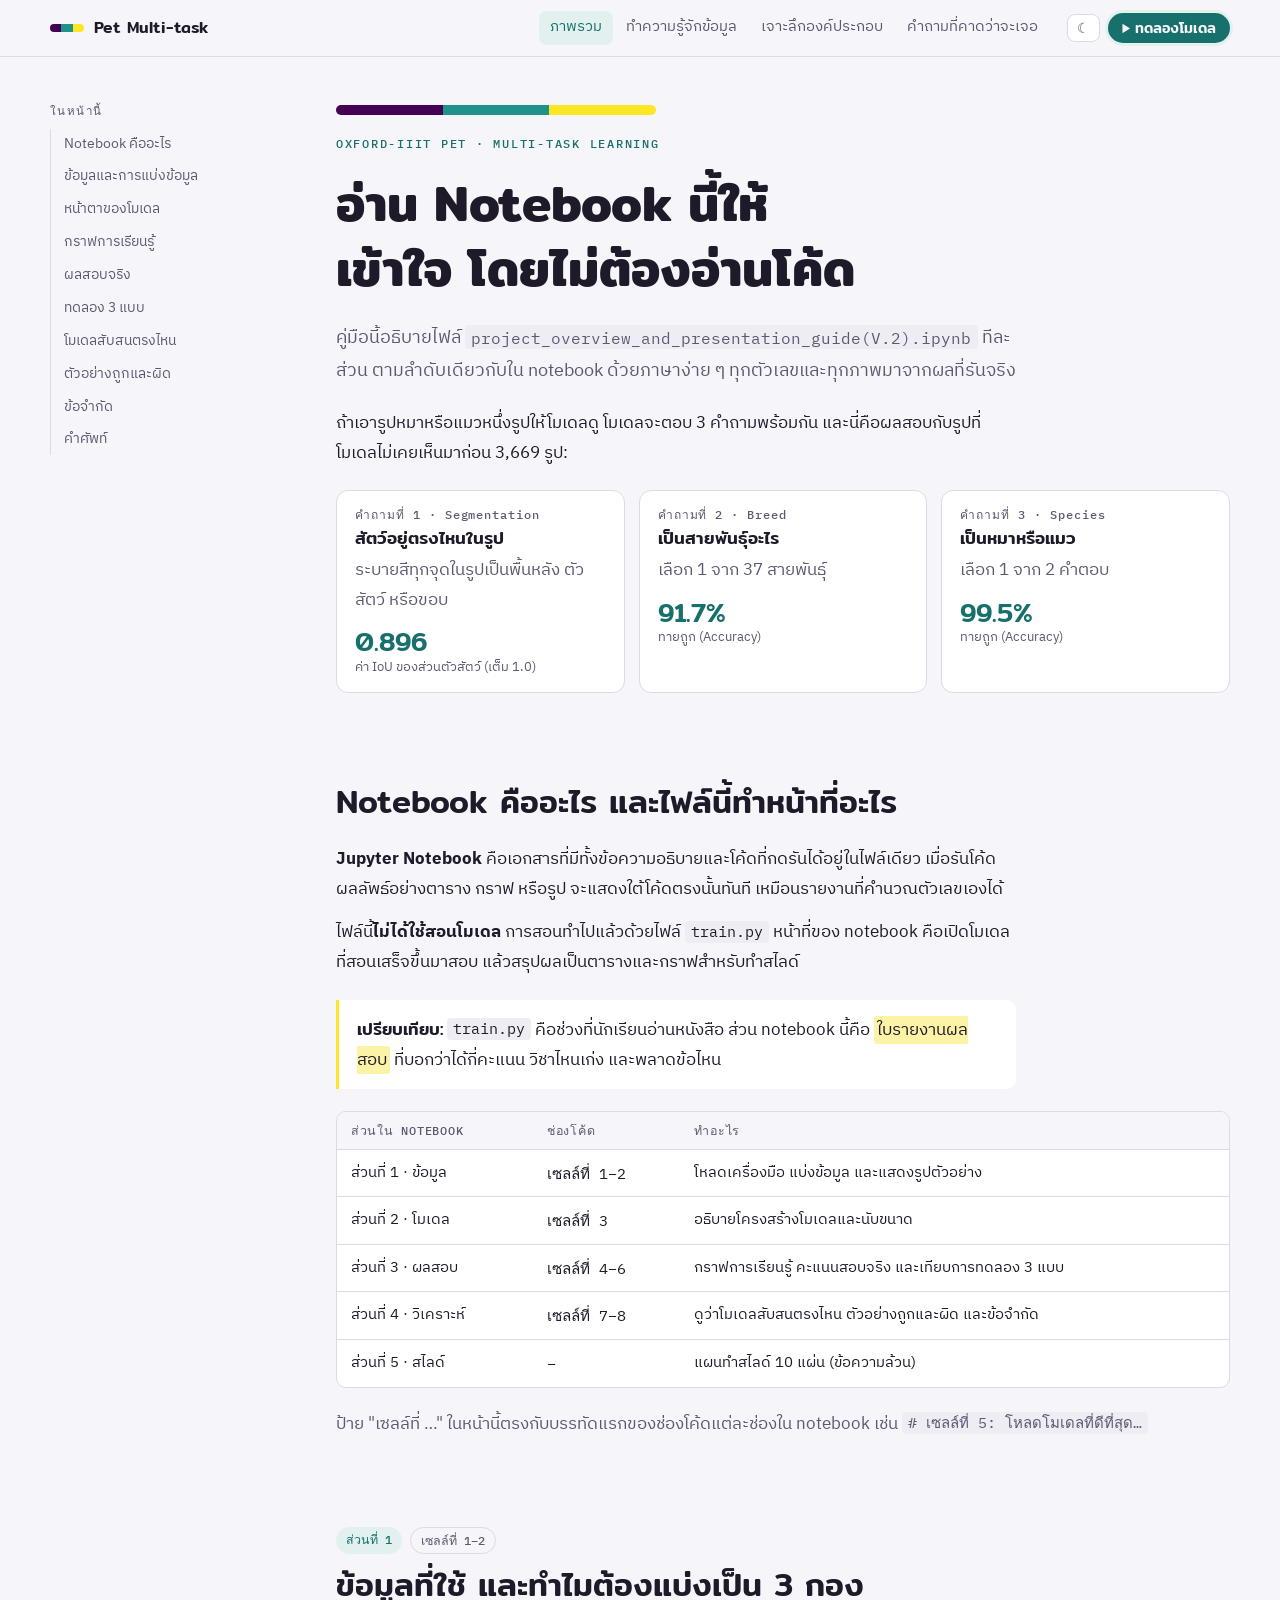
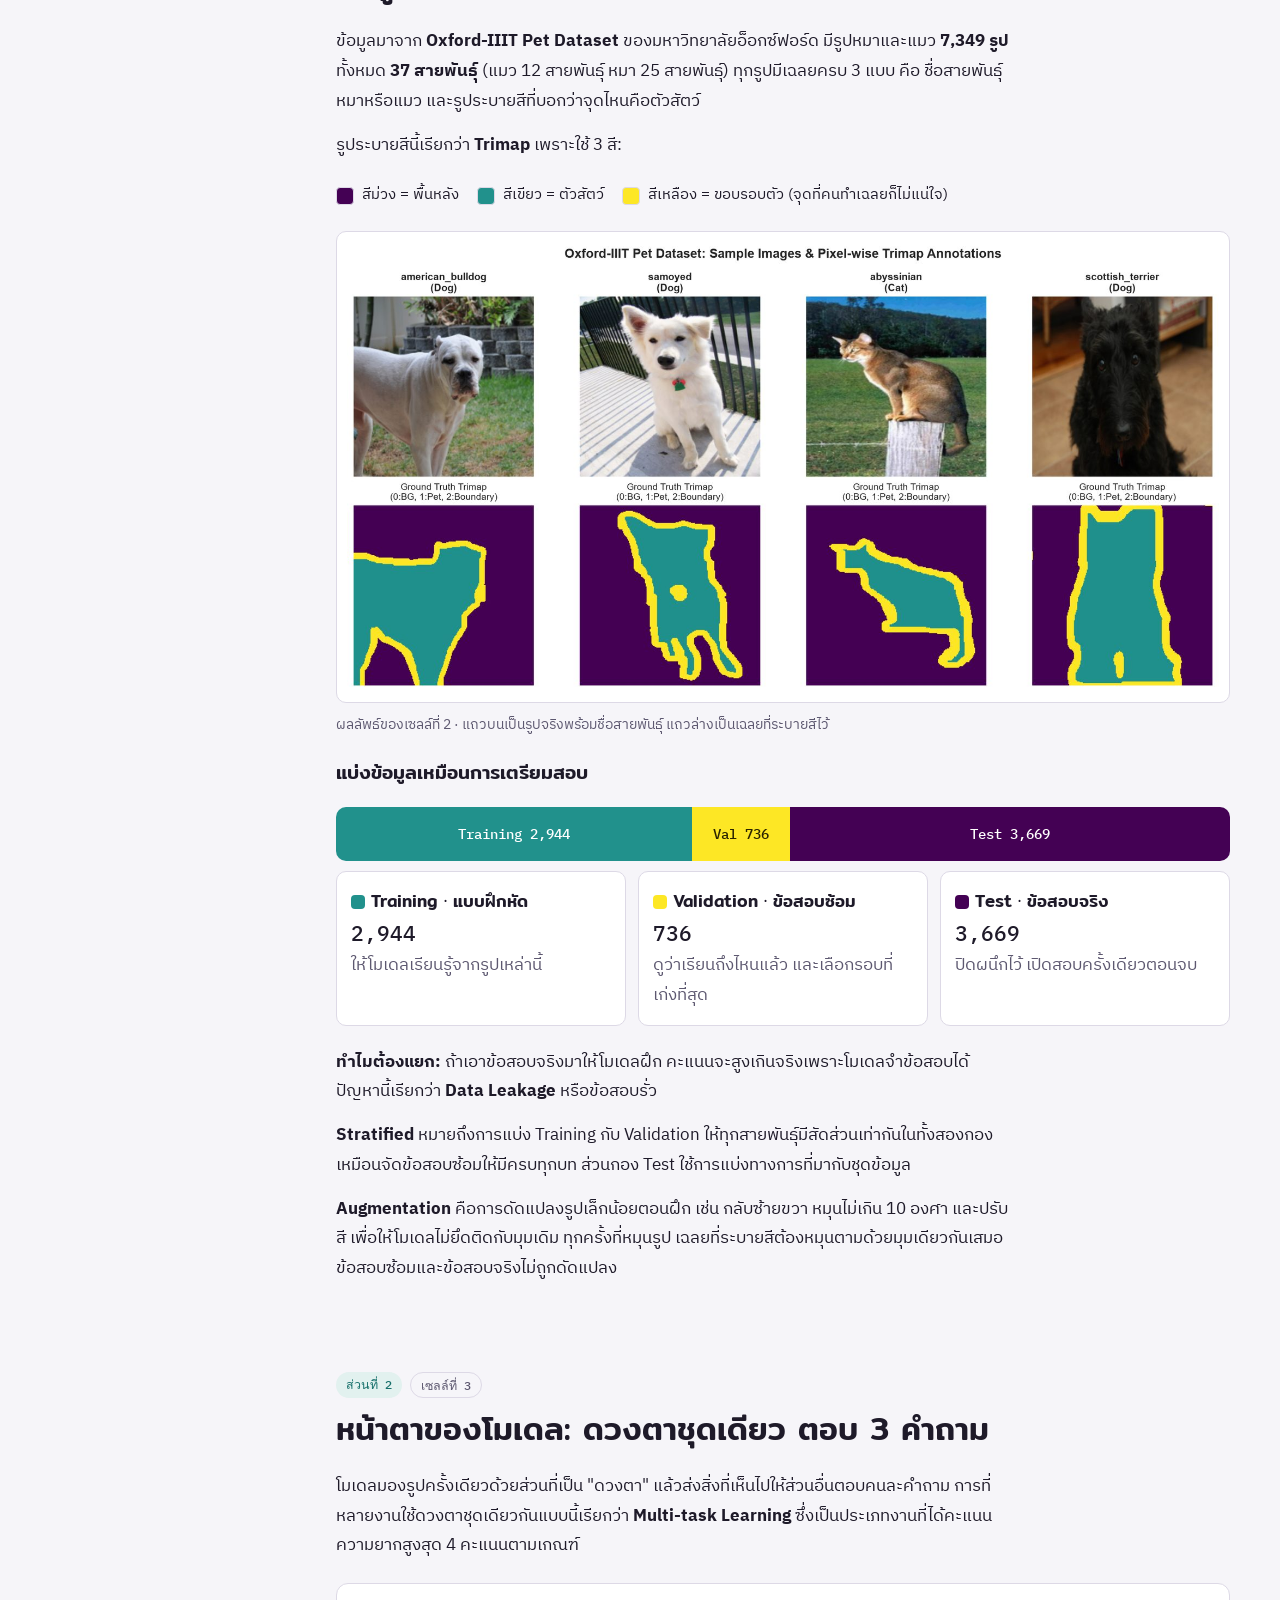
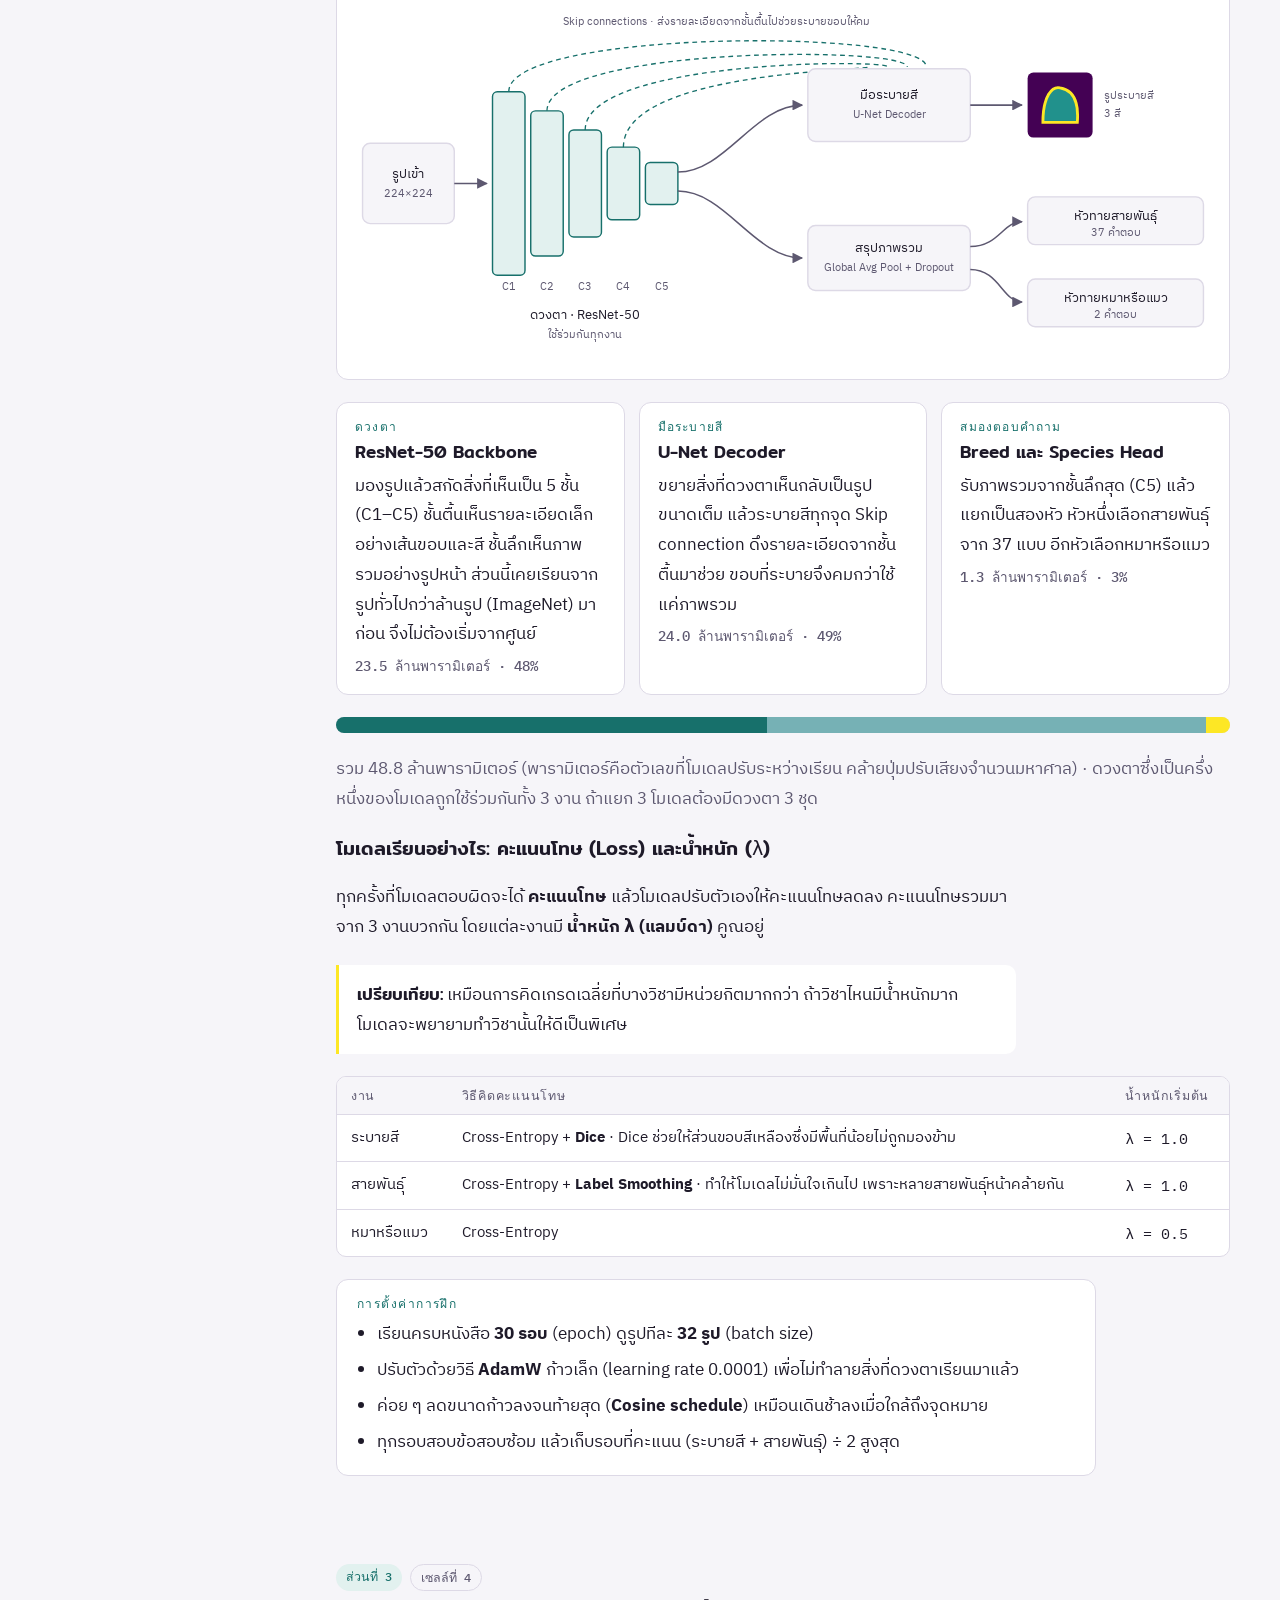
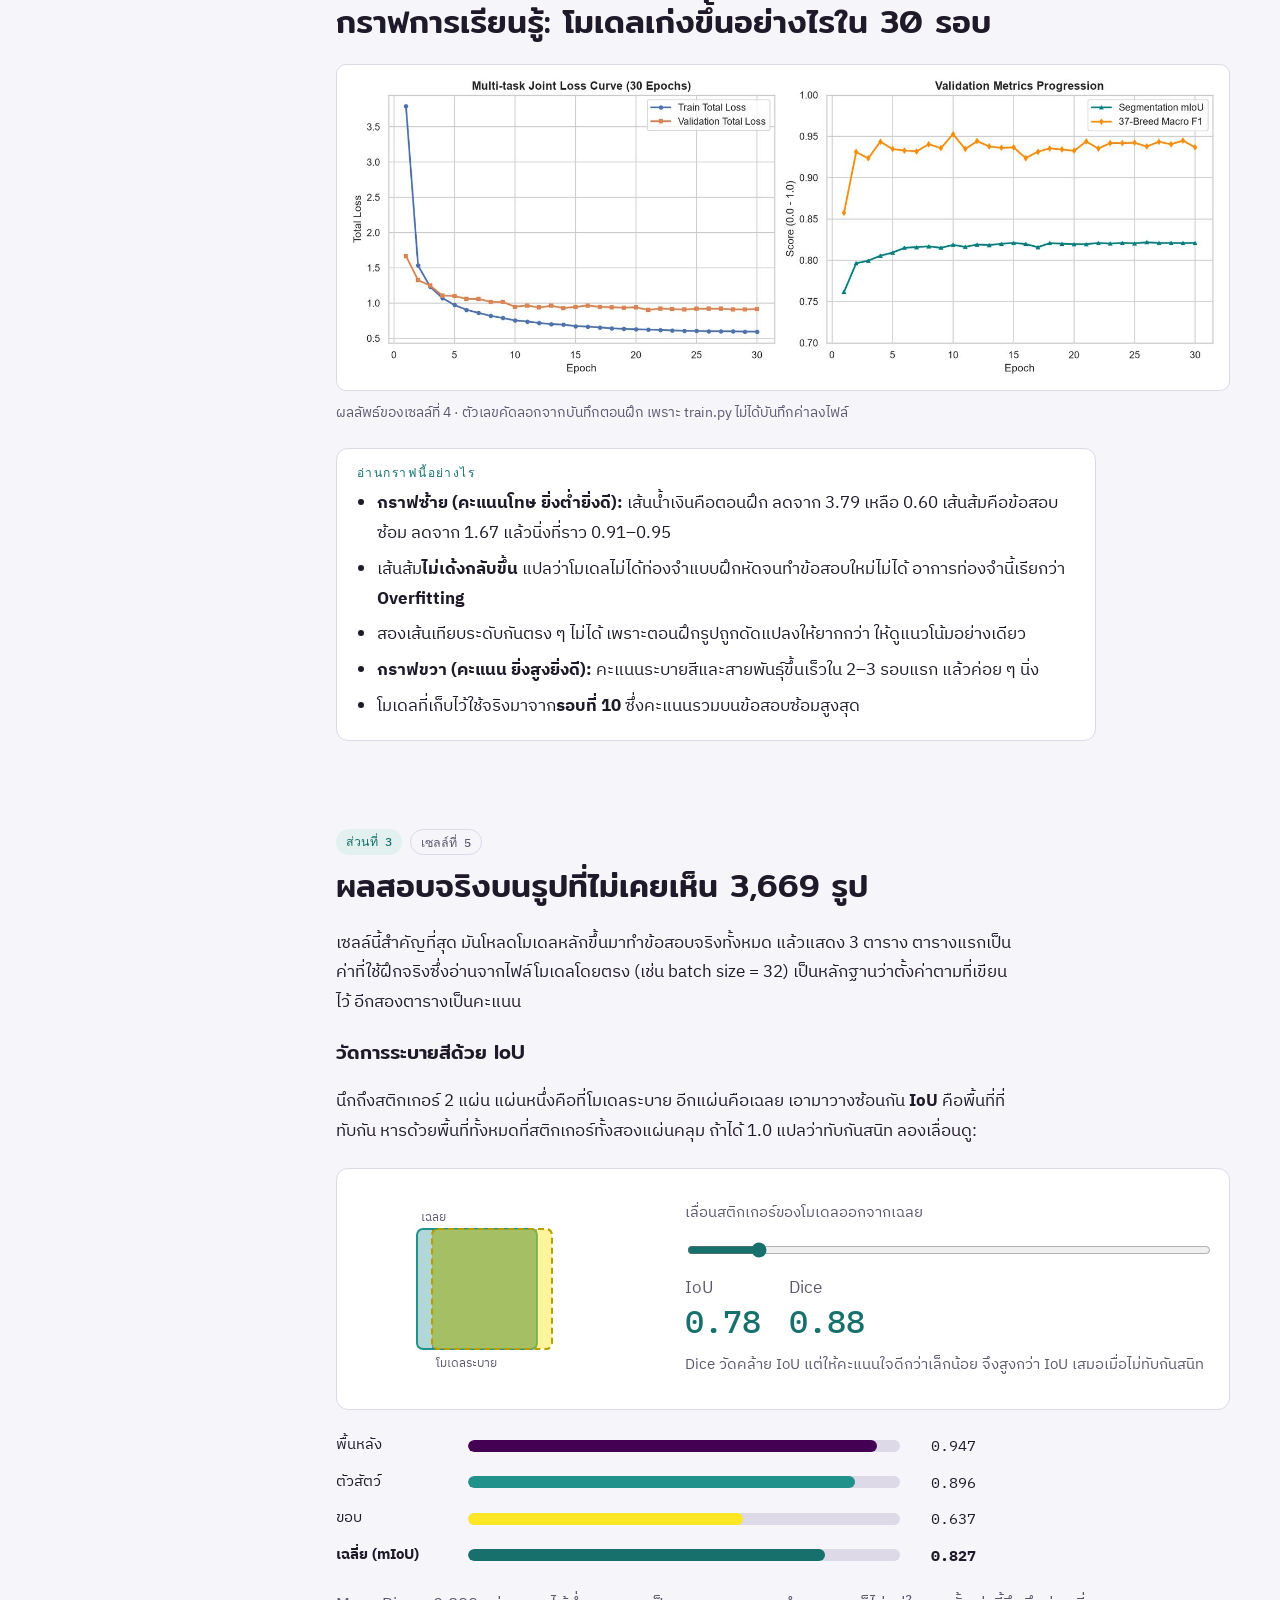
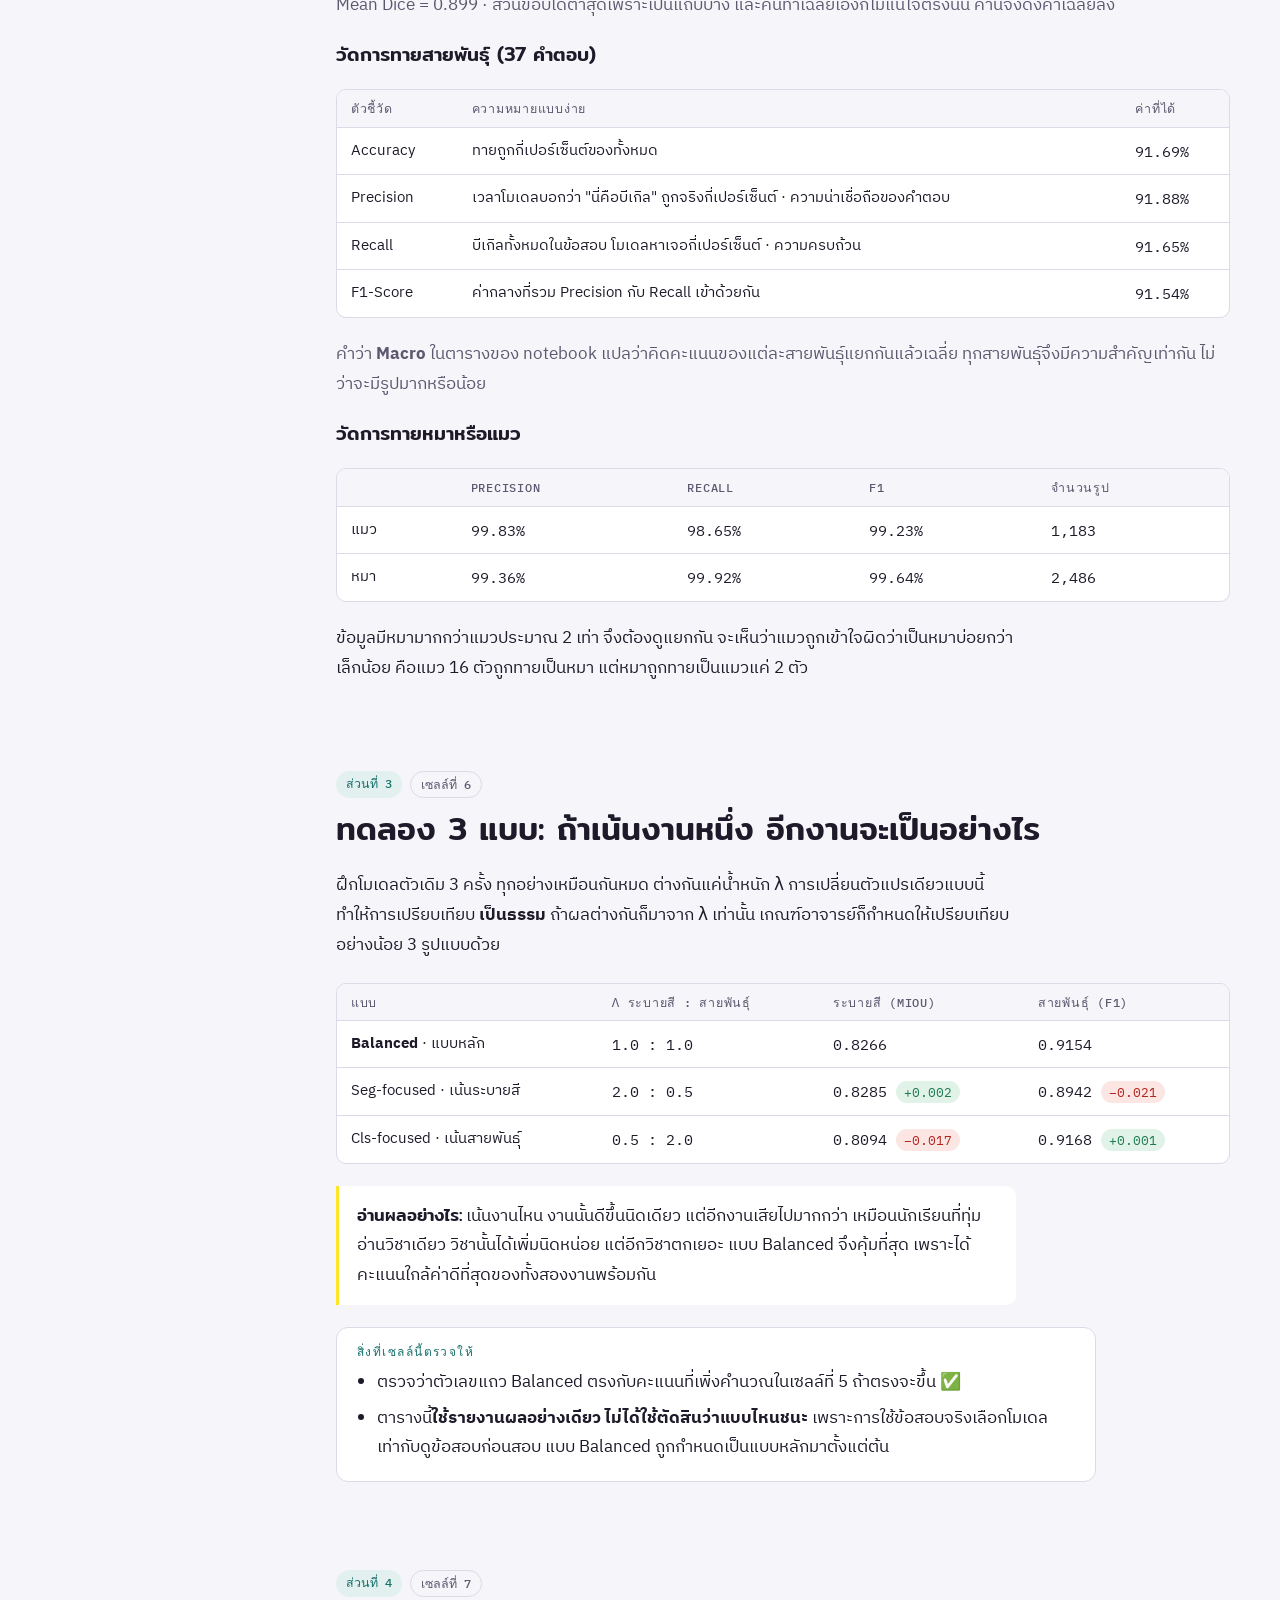
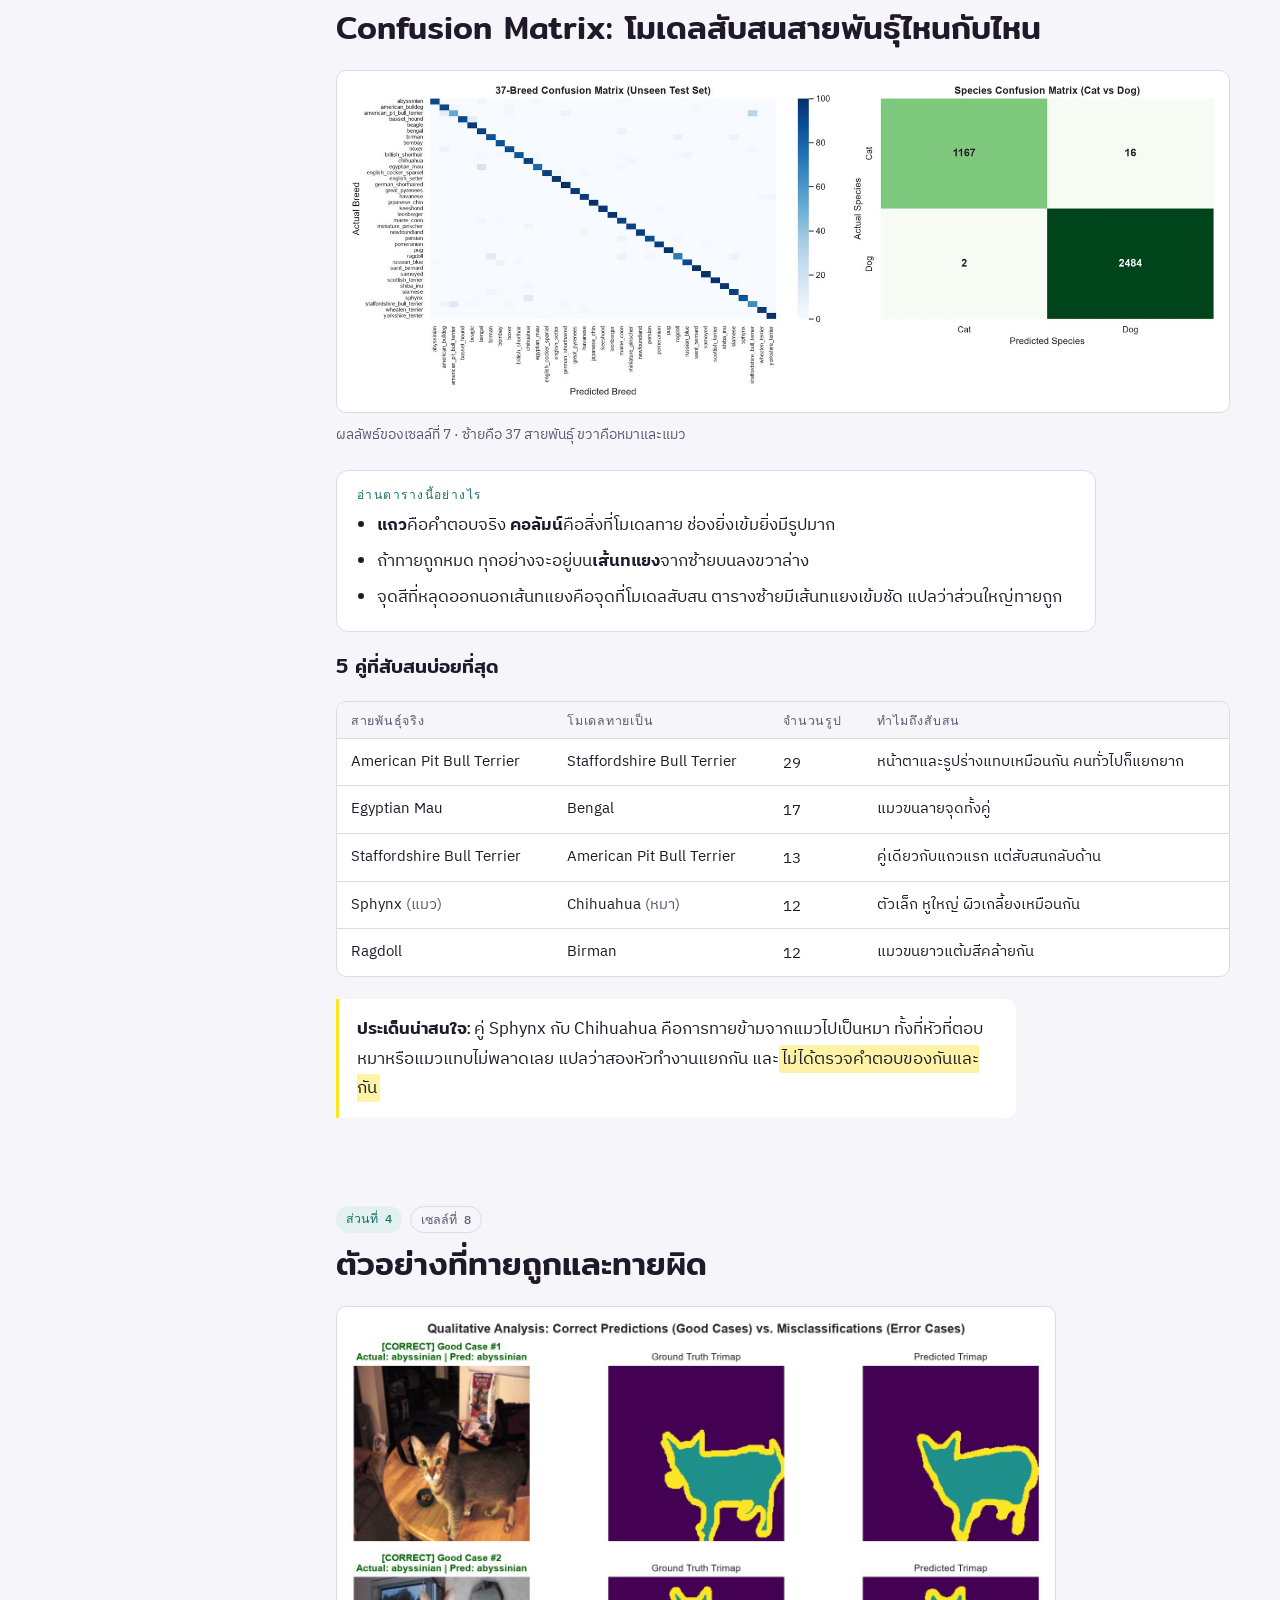
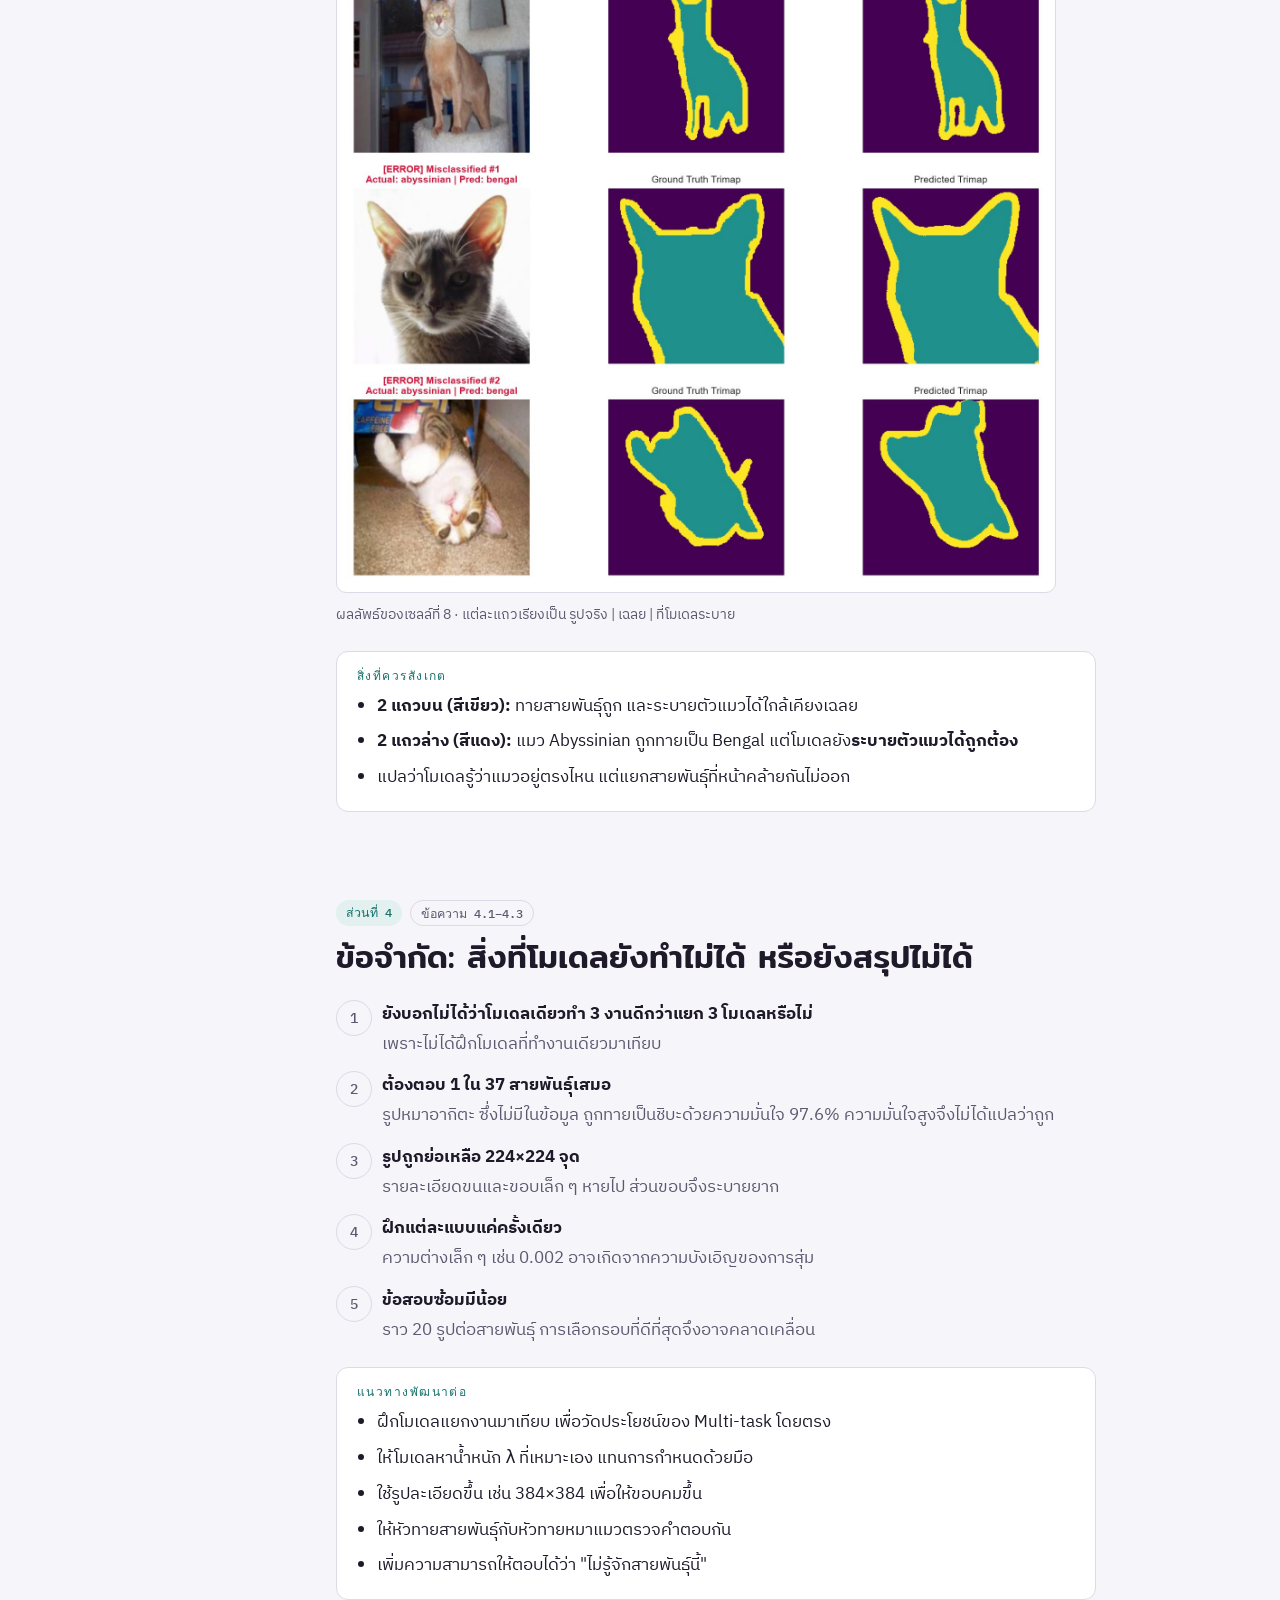
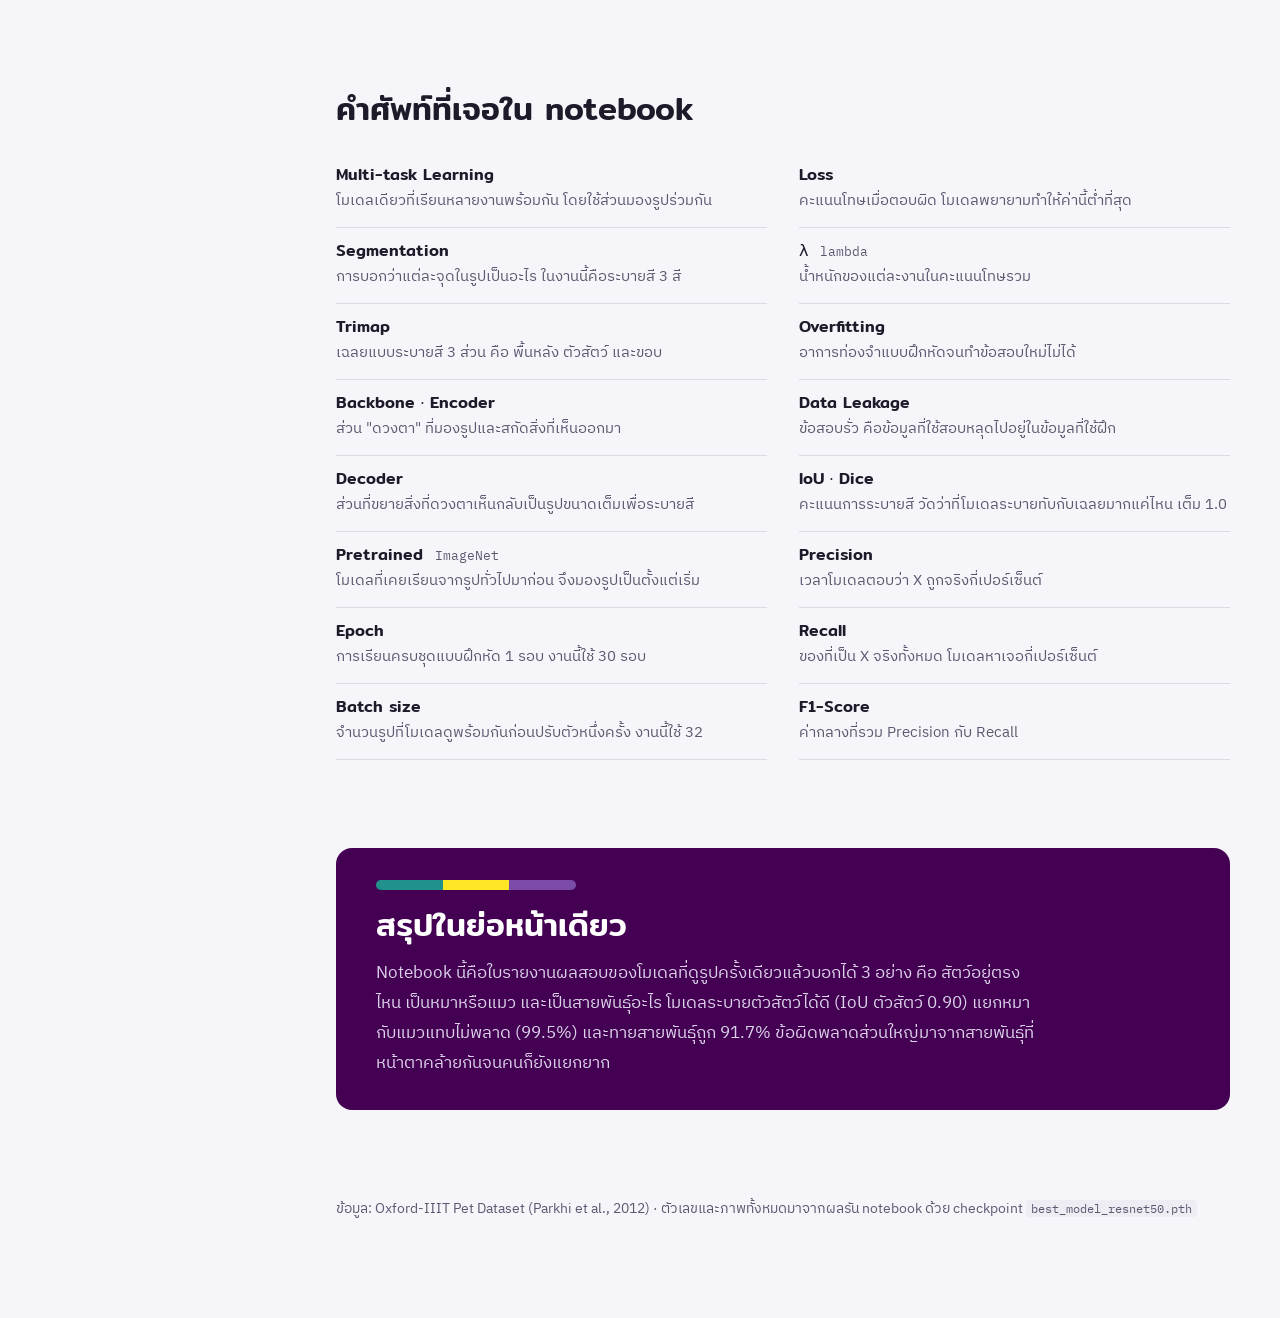
<file: index.html>
<!doctype html>
<html lang="th">
<head>
<meta charset="utf-8">
<meta name="viewport" content="width=device-width, initial-scale=1, viewport-fit=cover">
<title>Pet Multi-task Notebook Guide</title>
<meta name="claude:viewport-fit-sides" content="cover">
<link rel="preconnect" href="https://fonts.googleapis.com">
<link rel="preconnect" href="https://fonts.gstatic.com" crossorigin>
<link rel="stylesheet" href="https://fonts.googleapis.com/css2?family=Mitr:wght@400;500;600&family=IBM+Plex+Sans+Thai:wght@400;500;600&family=IBM+Plex+Mono:wght@400;500&display=swap">
<link rel="stylesheet" href="web/assets/site.css">
<script src="web/assets/site.js"></script>
</head>
<body>

<nav class="topnav" aria-label="เมนูหลัก"><div class="in">
  <a class="brand" href="index.html"><span class="tristrip" aria-hidden="true"><i style="background:var(--tri-bg)"></i><i style="background:var(--tri-pet)"></i><i style="background:var(--tri-edge)"></i></span>Pet Multi-task</a>
  <ul>
    <li><a href="index.html" aria-current="page">ภาพรวม</a></li>
    <li><a href="web/data.html">ทำความรู้จักข้อมูล</a></li>
    <li><a href="web/components.html">เจาะลึกองค์ประกอบ</a></li>
    <li><a href="web/qa.html">คำถามที่คาดว่าจะเจอ</a></li>
  </ul>
  <div class="tools">
    <button class="themebtn icon" type="button" aria-label="สลับโหมดมืดหรือสว่าง">☾</button>
    <a class="cta" href="web/inference.html">▶ ทดลองโมเดล</a>
  </div>
</div></nav>
<div class="wrap">

<nav class="toc" aria-label="สารบัญ">
  <div class="lbl">ในหน้านี้</div>
  <ol>
    <li><a href="#what">Notebook คืออะไร</a></li>
    <li><a href="#data">ข้อมูลและการแบ่งข้อมูล</a></li>
    <li><a href="#model">หน้าตาของโมเดล</a></li>
    <li><a href="#curves">กราฟการเรียนรู้</a></li>
    <li><a href="#results">ผลสอบจริง</a></li>
    <li><a href="#compare">ทดลอง 3 แบบ</a></li>
    <li><a href="#confusion">โมเดลสับสนตรงไหน</a></li>
    <li><a href="#cases">ตัวอย่างถูกและผิด</a></li>
    <li><a href="#limits">ข้อจำกัด</a></li>
    <li><a href="#glossary">คำศัพท์</a></li>
  </ol>
</nav>

<main>

<!-- HERO -->
<header class="hero">
  <div class="tristrip" aria-hidden="true"><i style="background:var(--tri-bg)"></i><i style="background:var(--tri-pet)"></i><i style="background:var(--tri-edge)"></i></div>
  <div class="eyebrow">Oxford-IIIT Pet · Multi-task Learning</div>
  <h1>อ่าน Notebook นี้ให้เข้าใจ โดยไม่ต้องอ่านโค้ด</h1>
  <p class="lede">คู่มือนี้อธิบายไฟล์ <code>project_overview_and_presentation_guide(V.2).ipynb</code> ทีละส่วน ตามลำดับเดียวกับใน notebook ด้วยภาษาง่าย ๆ ทุกตัวเลขและทุกภาพมาจากผลที่รันจริง</p>
  <div class="prose"><p>ถ้าเอารูปหมาหรือแมวหนึ่งรูปให้โมเดลดู โมเดลจะตอบ 3 คำถามพร้อมกัน และนี่คือผลสอบกับรูปที่โมเดลไม่เคยเห็นมาก่อน 3,669 รูป:</p></div>
  <div class="qs">
    <div class="q"><span class="n">คำถามที่ 1 · Segmentation</span><h3>สัตว์อยู่ตรงไหนในรูป</h3><p class="muted">ระบายสีทุกจุดในรูปเป็นพื้นหลัง ตัวสัตว์ หรือขอบ</p><div class="ans">0.896<small>ค่า IoU ของส่วนตัวสัตว์ (เต็ม 1.0)</small></div></div>
    <div class="q"><span class="n">คำถามที่ 2 · Breed</span><h3>เป็นสายพันธุ์อะไร</h3><p class="muted">เลือก 1 จาก 37 สายพันธุ์</p><div class="ans">91.7%<small>ทายถูก (Accuracy)</small></div></div>
    <div class="q"><span class="n">คำถามที่ 3 · Species</span><h3>เป็นหมาหรือแมว</h3><p class="muted">เลือก 1 จาก 2 คำตอบ</p><div class="ans">99.5%<small>ทายถูก (Accuracy)</small></div></div>
  </div>
</header>

<!-- WHAT -->
<section id="what">
  <div class="sh"><h2>Notebook คืออะไร และไฟล์นี้ทำหน้าที่อะไร</h2></div>
  <div class="prose">
    <p><b>Jupyter Notebook</b> คือเอกสารที่มีทั้งข้อความอธิบายและโค้ดที่กดรันได้อยู่ในไฟล์เดียว เมื่อรันโค้ด ผลลัพธ์อย่างตาราง กราฟ หรือรูป จะแสดงใต้โค้ดตรงนั้นทันที เหมือนรายงานที่คำนวณตัวเลขเองได้</p>
    <p>ไฟล์นี้<b>ไม่ได้ใช้สอนโมเดล</b> การสอนทำไปแล้วด้วยไฟล์ <code>train.py</code> หน้าที่ของ notebook คือเปิดโมเดลที่สอนเสร็จขึ้นมาสอบ แล้วสรุปผลเป็นตารางและกราฟสำหรับทำสไลด์</p>
  </div>
  <div class="analogy"><b>เปรียบเทียบ:</b> <code>train.py</code> คือช่วงที่นักเรียนอ่านหนังสือ ส่วน notebook นี้คือ <mark>ใบรายงานผลสอบ</mark> ที่บอกว่าได้กี่คะแนน วิชาไหนเก่ง และพลาดข้อไหน</div>
  <div class="tbl"><table>
    <thead><tr><th>ส่วนใน notebook</th><th>ช่องโค้ด</th><th>ทำอะไร</th></tr></thead>
    <tbody>
      <tr><td>ส่วนที่ 1 · ข้อมูล</td><td class="num">เซลล์ที่ 1–2</td><td>โหลดเครื่องมือ แบ่งข้อมูล และแสดงรูปตัวอย่าง</td></tr>
      <tr><td>ส่วนที่ 2 · โมเดล</td><td class="num">เซลล์ที่ 3</td><td>อธิบายโครงสร้างโมเดลและนับขนาด</td></tr>
      <tr><td>ส่วนที่ 3 · ผลสอบ</td><td class="num">เซลล์ที่ 4–6</td><td>กราฟการเรียนรู้ คะแนนสอบจริง และเทียบการทดลอง 3 แบบ</td></tr>
      <tr><td>ส่วนที่ 4 · วิเคราะห์</td><td class="num">เซลล์ที่ 7–8</td><td>ดูว่าโมเดลสับสนตรงไหน ตัวอย่างถูกและผิด และข้อจำกัด</td></tr>
      <tr><td>ส่วนที่ 5 · สไลด์</td><td class="num">–</td><td>แผนทำสไลด์ 10 แผ่น (ข้อความล้วน)</td></tr>
    </tbody>
  </table></div>
  <p class="muted">ป้าย "เซลล์ที่ …" ในหน้านี้ตรงกับบรรทัดแรกของช่องโค้ดแต่ละช่องใน notebook เช่น <code># เซลล์ที่ 5: โหลดโมเดลที่ดีที่สุด…</code></p>
</section>

<!-- DATA -->
<section id="data">
  <div class="sh">
    <div class="chips"><span class="chip">ส่วนที่ 1</span><span class="chip plain">เซลล์ที่ 1–2</span></div>
    <h2>ข้อมูลที่ใช้ และทำไมต้องแบ่งเป็น 3 กอง</h2>
  </div>
  <div class="prose">
    <p>ข้อมูลมาจาก <b>Oxford-IIIT Pet Dataset</b> ของมหาวิทยาลัยอ็อกซ์ฟอร์ด มีรูปหมาและแมว <b>7,349 รูป</b> ทั้งหมด <b>37 สายพันธุ์</b> (แมว 12 สายพันธุ์ หมา 25 สายพันธุ์) ทุกรูปมีเฉลยครบ 3 แบบ คือ ชื่อสายพันธุ์ หมาหรือแมว และรูประบายสีที่บอกว่าจุดไหนคือตัวสัตว์</p>
    <p>รูประบายสีนี้เรียกว่า <b>Trimap</b> เพราะใช้ 3 สี:</p>
  </div>
  <div class="trikey">
    <span><i style="background:var(--tri-bg)"></i>สีม่วง = พื้นหลัง</span>
    <span><i style="background:var(--tri-pet)"></i>สีเขียว = ตัวสัตว์</span>
    <span><i style="background:var(--tri-edge)"></i>สีเหลือง = ขอบรอบตัว (จุดที่คนทำเฉลยก็ไม่แน่ใจ)</span>
  </div>
  <figure>
    <div class="paper"><img src="web/assets/img/dataset_samples.jpg" alt="รูปตัวอย่าง 4 รูปจากชุดข้อมูล แถวบนเป็นรูปจริง แถวล่างเป็นเฉลยแบบระบายสี 3 สี"></div>
    <figcaption>ผลลัพธ์ของเซลล์ที่ 2 · แถวบนเป็นรูปจริงพร้อมชื่อสายพันธุ์ แถวล่างเป็นเฉลยที่ระบายสีไว้</figcaption>
  </figure>

  <h3>แบ่งข้อมูลเหมือนการเตรียมสอบ</h3>
  <div class="split">
    <div class="bar" role="img" aria-label="Training 40.1%, Validation 10.0%, Test 49.9%">
      <div style="flex:40.1;background:var(--tri-pet);color:#fff">Training 2,944</div>
      <div style="flex:10;background:var(--tri-edge);color:#2A2400">Val 736</div>
      <div style="flex:49.9;background:var(--tri-bg);color:#fff">Test 3,669</div>
    </div>
    <div class="legend">
      <div><span><span class="sw" style="background:var(--tri-pet)"></span><b>Training · แบบฝึกหัด</b></span><span class="k">2,944</span><span class="muted">ให้โมเดลเรียนรู้จากรูปเหล่านี้</span></div>
      <div><span><span class="sw" style="background:var(--tri-edge)"></span><b>Validation · ข้อสอบซ้อม</b></span><span class="k">736</span><span class="muted">ดูว่าเรียนถึงไหนแล้ว และเลือกรอบที่เก่งที่สุด</span></div>
      <div><span><span class="sw" style="background:var(--tri-bg)"></span><b>Test · ข้อสอบจริง</b></span><span class="k">3,669</span><span class="muted">ปิดผนึกไว้ เปิดสอบครั้งเดียวตอนจบ</span></div>
    </div>
  </div>
  <div class="prose">
    <p><b>ทำไมต้องแยก:</b> ถ้าเอาข้อสอบจริงมาให้โมเดลฝึก คะแนนจะสูงเกินจริงเพราะโมเดลจำข้อสอบได้ ปัญหานี้เรียกว่า <b>Data Leakage</b> หรือข้อสอบรั่ว</p>
    <p><b>Stratified</b> หมายถึงการแบ่ง Training กับ Validation ให้ทุกสายพันธุ์มีสัดส่วนเท่ากันในทั้งสองกอง เหมือนจัดข้อสอบซ้อมให้มีครบทุกบท ส่วนกอง Test ใช้การแบ่งทางการที่มากับชุดข้อมูล</p>
    <p><b>Augmentation</b> คือการดัดแปลงรูปเล็กน้อยตอนฝึก เช่น กลับซ้ายขวา หมุนไม่เกิน 10 องศา และปรับสี เพื่อให้โมเดลไม่ยึดติดกับมุมเดิม ทุกครั้งที่หมุนรูป เฉลยที่ระบายสีต้องหมุนตามด้วยมุมเดียวกันเสมอ ข้อสอบซ้อมและข้อสอบจริงไม่ถูกดัดแปลง</p>
  </div>
</section>

<!-- MODEL -->
<section id="model">
  <div class="sh">
    <div class="chips"><span class="chip">ส่วนที่ 2</span><span class="chip plain">เซลล์ที่ 3</span></div>
    <h2>หน้าตาของโมเดล: ดวงตาชุดเดียว ตอบ 3 คำถาม</h2>
  </div>
  <div class="prose"><p>โมเดลมองรูปครั้งเดียวด้วยส่วนที่เป็น "ดวงตา" แล้วส่งสิ่งที่เห็นไปให้ส่วนอื่นตอบคนละคำถาม การที่หลายงานใช้ดวงตาชุดเดียวกันแบบนี้เรียกว่า <b>Multi-task Learning</b> ซึ่งเป็นประเภทงานที่ได้คะแนนความยากสูงสุด 4 คะแนนตามเกณฑ์</p></div>

  <div class="diagram" role="img" aria-label="แผนภาพโมเดล รูปเข้า ResNet-50 แล้วแยกเป็นสองทาง ทางแรกเข้า U-Net Decoder ออกเป็นรูประบายสี ทางที่สองผ่าน Global Average Pooling แล้วแยกเป็นหัวทายสายพันธุ์และหัวทายหมาแมว">
  <svg viewBox="0 0 900 380" xmlns="http://www.w3.org/2000/svg">
    <defs><marker id="ah" viewBox="0 0 10 10" refX="9" refY="5" markerWidth="7" markerHeight="7" orient="auto-start-reverse"><path d="M0,0 L10,5 L0,10 z" class="arrow"/></marker></defs>
    <!-- input -->
    <rect x="10" y="150" width="96" height="84" rx="8" class="box"/>
    <text x="58" y="186" text-anchor="middle" font-size="14">รูปเข้า</text>
    <text x="58" y="206" text-anchor="middle" class="sm">224×224</text>
    <path d="M106 192 H140" class="flow" marker-end="url(#ah)"/>
    <!-- encoder stack -->
    <rect x="146" y="96"  width="34" height="192" rx="5" class="enc"/>
    <rect x="186" y="116" width="34" height="152" rx="5" class="enc"/>
    <rect x="226" y="136" width="34" height="112" rx="5" class="enc"/>
    <rect x="266" y="154" width="34" height="76"  rx="5" class="enc"/>
    <rect x="306" y="170" width="34" height="44"  rx="5" class="enc"/>
    <text x="163" y="304" text-anchor="middle" class="sm">C1</text><text x="203" y="304" text-anchor="middle" class="sm">C2</text>
    <text x="243" y="304" text-anchor="middle" class="sm">C3</text><text x="283" y="304" text-anchor="middle" class="sm">C4</text>
    <text x="323" y="304" text-anchor="middle" class="sm">C5</text>
    <text x="243" y="334" text-anchor="middle" font-size="14">ดวงตา · ResNet-50</text>
    <text x="243" y="354" text-anchor="middle" class="sm">ใช้ร่วมกันทุกงาน</text>
    <!-- skip connections -->
    <path d="M163 96 C163 30, 600 30, 600 70" class="skip"/>
    <path d="M203 116 C203 48, 580 48, 580 70" class="skip"/>
    <path d="M243 136 C243 62, 560 62, 560 70" class="skip"/>
    <path d="M283 154 C283 74, 540 74, 540 70" class="skip"/>
    <text x="380" y="26" text-anchor="middle" class="sm">Skip connections · ส่งรายละเอียดจากชั้นตื้นไปช่วยระบายขอบให้คม</text>
    <!-- top path: decoder -->
    <path d="M340 180 C390 180, 420 110, 470 110" class="flow" marker-end="url(#ah)"/>
    <rect x="476" y="72" width="170" height="76" rx="8" class="box"/>
    <text x="561" y="104" text-anchor="middle" font-size="14">มือระบายสี</text>
    <text x="561" y="124" text-anchor="middle" class="sm">U-Net Decoder</text>
    <path d="M646 110 H700" class="flow" marker-end="url(#ah)"/>
    <rect x="706" y="76" width="68" height="68" rx="6" fill="#440154"/>
    <path d="M722 128 C722 100, 732 90, 740 92 C752 94, 760 104, 758 128 Z" fill="#21918C" stroke="#FDE725" stroke-width="3"/>
    <text x="786" y="104" class="sm">รูประบายสี</text>
    <text x="786" y="122" class="sm">3 สี</text>
    <!-- bottom path: heads -->
    <path d="M340 200 C390 200, 420 270, 470 270" class="flow" marker-end="url(#ah)"/>
    <rect x="476" y="236" width="170" height="68" rx="8" class="box"/>
    <text x="561" y="264" text-anchor="middle" font-size="14">สรุปภาพรวม</text>
    <text x="561" y="284" text-anchor="middle" class="sm">Global Avg Pool + Dropout</text>
    <path d="M646 258 C676 258, 680 232, 700 232" class="flow" marker-end="url(#ah)"/>
    <path d="M646 282 C676 282, 680 316, 700 316" class="flow" marker-end="url(#ah)"/>
    <rect x="706" y="206" width="184" height="50" rx="8" class="box"/>
    <text x="798" y="230" text-anchor="middle" font-size="13.5">หัวทายสายพันธุ์</text>
    <text x="798" y="247" text-anchor="middle" class="sm">37 คำตอบ</text>
    <rect x="706" y="292" width="184" height="50" rx="8" class="box"/>
    <text x="798" y="316" text-anchor="middle" font-size="13.5">หัวทายหมาหรือแมว</text>
    <text x="798" y="333" text-anchor="middle" class="sm">2 คำตอบ</text>
  </svg>
  </div>

  <div class="parts">
    <div class="part"><span class="role">ดวงตา</span><h3>ResNet-50 Backbone</h3><p>มองรูปแล้วสกัดสิ่งที่เห็นเป็น 5 ชั้น (C1–C5) ชั้นตื้นเห็นรายละเอียดเล็กอย่างเส้นขอบและสี ชั้นลึกเห็นภาพรวมอย่างรูปหน้า ส่วนนี้เคยเรียนจากรูปทั่วไปกว่าล้านรูป (ImageNet) มาก่อน จึงไม่ต้องเริ่มจากศูนย์</p><span class="size">23.5 ล้านพารามิเตอร์ · 48%</span></div>
    <div class="part"><span class="role">มือระบายสี</span><h3>U-Net Decoder</h3><p>ขยายสิ่งที่ดวงตาเห็นกลับเป็นรูปขนาดเต็ม แล้วระบายสีทุกจุด Skip connection ดึงรายละเอียดจากชั้นตื้นมาช่วย ขอบที่ระบายจึงคมกว่าใช้แค่ภาพรวม</p><span class="size">24.0 ล้านพารามิเตอร์ · 49%</span></div>
    <div class="part"><span class="role">สมองตอบคำถาม</span><h3>Breed และ Species Head</h3><p>รับภาพรวมจากชั้นลึกสุด (C5) แล้วแยกเป็นสองหัว หัวหนึ่งเลือกสายพันธุ์จาก 37 แบบ อีกหัวเลือกหมาหรือแมว</p><span class="size">1.3 ล้านพารามิเตอร์ · 3%</span></div>
  </div>
  <div class="pbar" role="img" aria-label="สัดส่วนพารามิเตอร์ ดวงตา 48% มือระบายสี 49% สมองตอบคำถาม 3%">
    <i style="flex:48.2;background:var(--accent)"></i><i style="flex:49.1;background:var(--tri-pet);opacity:.55"></i><i style="flex:2.7;background:var(--tri-edge)"></i>
  </div>
  <p class="muted">รวม 48.8 ล้านพารามิเตอร์ (พารามิเตอร์คือตัวเลขที่โมเดลปรับระหว่างเรียน คล้ายปุ่มปรับเสียงจำนวนมหาศาล) · ดวงตาซึ่งเป็นครึ่งหนึ่งของโมเดลถูกใช้ร่วมกันทั้ง 3 งาน ถ้าแยก 3 โมเดลต้องมีดวงตา 3 ชุด</p>

  <h3>โมเดลเรียนอย่างไร: คะแนนโทษ (Loss) และน้ำหนัก (λ)</h3>
  <div class="prose">
    <p>ทุกครั้งที่โมเดลตอบผิดจะได้ <b>คะแนนโทษ</b> แล้วโมเดลปรับตัวเองให้คะแนนโทษลดลง คะแนนโทษรวมมาจาก 3 งานบวกกัน โดยแต่ละงานมี <b>น้ำหนัก λ (แลมบ์ดา)</b> คูณอยู่</p>
  </div>
  <div class="analogy"><b>เปรียบเทียบ:</b> เหมือนการคิดเกรดเฉลี่ยที่บางวิชามีหน่วยกิตมากกว่า ถ้าวิชาไหนมีน้ำหนักมาก โมเดลจะพยายามทำวิชานั้นให้ดีเป็นพิเศษ</div>
  <div class="tbl"><table>
    <thead><tr><th>งาน</th><th>วิธีคิดคะแนนโทษ</th><th>น้ำหนักเริ่มต้น</th></tr></thead>
    <tbody>
      <tr><td>ระบายสี</td><td>Cross-Entropy + <b>Dice</b> · Dice ช่วยให้ส่วนขอบสีเหลืองซึ่งมีพื้นที่น้อยไม่ถูกมองข้าม</td><td class="num">λ = 1.0</td></tr>
      <tr><td>สายพันธุ์</td><td>Cross-Entropy + <b>Label Smoothing</b> · ทำให้โมเดลไม่มั่นใจเกินไป เพราะหลายสายพันธุ์หน้าคล้ายกัน</td><td class="num">λ = 1.0</td></tr>
      <tr><td>หมาหรือแมว</td><td>Cross-Entropy</td><td class="num">λ = 0.5</td></tr>
    </tbody>
  </table></div>
  <div class="howto">
    <span class="t">การตั้งค่าการฝึก</span>
    <ul>
      <li>เรียนครบหนังสือ <b>30 รอบ</b> (epoch) ดูรูปทีละ <b>32 รูป</b> (batch size)</li>
      <li>ปรับตัวด้วยวิธี <b>AdamW</b> ก้าวเล็ก (learning rate 0.0001) เพื่อไม่ทำลายสิ่งที่ดวงตาเรียนมาแล้ว</li>
      <li>ค่อย ๆ ลดขนาดก้าวลงจนท้ายสุด (<b>Cosine schedule</b>) เหมือนเดินช้าลงเมื่อใกล้ถึงจุดหมาย</li>
      <li>ทุกรอบสอบข้อสอบซ้อม แล้วเก็บรอบที่คะแนน (ระบายสี + สายพันธุ์) ÷ 2 สูงสุด</li>
    </ul>
  </div>
</section>

<!-- CURVES -->
<section id="curves">
  <div class="sh">
    <div class="chips"><span class="chip">ส่วนที่ 3</span><span class="chip plain">เซลล์ที่ 4</span></div>
    <h2>กราฟการเรียนรู้: โมเดลเก่งขึ้นอย่างไรใน 30 รอบ</h2>
  </div>
  <figure>
    <div class="paper"><img src="web/assets/img/learning_curves.jpg" alt="กราฟซ้ายเป็นคะแนนโทษที่ลดลงตลอด 30 รอบ กราฟขวาเป็นคะแนนบนข้อสอบซ้อมที่สูงขึ้นแล้วคงที่"></div>
    <figcaption>ผลลัพธ์ของเซลล์ที่ 4 · ตัวเลขคัดลอกจากบันทึกตอนฝึก เพราะ train.py ไม่ได้บันทึกค่าลงไฟล์</figcaption>
  </figure>
  <div class="howto">
    <span class="t">อ่านกราฟนี้อย่างไร</span>
    <ul>
      <li><b>กราฟซ้าย (คะแนนโทษ ยิ่งต่ำยิ่งดี):</b> เส้นน้ำเงินคือตอนฝึก ลดจาก 3.79 เหลือ 0.60 เส้นส้มคือข้อสอบซ้อม ลดจาก 1.67 แล้วนิ่งที่ราว 0.91–0.95</li>
      <li>เส้นส้ม<b>ไม่เด้งกลับขึ้น</b> แปลว่าโมเดลไม่ได้ท่องจำแบบฝึกหัดจนทำข้อสอบใหม่ไม่ได้ อาการท่องจำนี้เรียกว่า <b>Overfitting</b></li>
      <li>สองเส้นเทียบระดับกันตรง ๆ ไม่ได้ เพราะตอนฝึกรูปถูกดัดแปลงให้ยากกว่า ให้ดูแนวโน้มอย่างเดียว</li>
      <li><b>กราฟขวา (คะแนน ยิ่งสูงยิ่งดี):</b> คะแนนระบายสีและสายพันธุ์ขึ้นเร็วใน 2–3 รอบแรก แล้วค่อย ๆ นิ่ง</li>
      <li>โมเดลที่เก็บไว้ใช้จริงมาจาก<b>รอบที่ 10</b> ซึ่งคะแนนรวมบนข้อสอบซ้อมสูงสุด</li>
    </ul>
  </div>
</section>

<!-- RESULTS -->
<section id="results">
  <div class="sh">
    <div class="chips"><span class="chip">ส่วนที่ 3</span><span class="chip plain">เซลล์ที่ 5</span></div>
    <h2>ผลสอบจริงบนรูปที่ไม่เคยเห็น 3,669 รูป</h2>
  </div>
  <div class="prose"><p>เซลล์นี้สำคัญที่สุด มันโหลดโมเดลหลักขึ้นมาทำข้อสอบจริงทั้งหมด แล้วแสดง 3 ตาราง ตารางแรกเป็นค่าที่ใช้ฝึกจริงซึ่งอ่านจากไฟล์โมเดลโดยตรง (เช่น batch size = 32) เป็นหลักฐานว่าตั้งค่าตามที่เขียนไว้ อีกสองตารางเป็นคะแนน</p></div>

  <h3>วัดการระบายสีด้วย IoU</h3>
  <div class="prose"><p>นึกถึงสติกเกอร์ 2 แผ่น แผ่นหนึ่งคือที่โมเดลระบาย อีกแผ่นคือเฉลย เอามาวางซ้อนกัน <b>IoU</b> คือพื้นที่ที่ทับกัน หารด้วยพื้นที่ทั้งหมดที่สติกเกอร์ทั้งสองแผ่นคลุม ถ้าได้ 1.0 แปลว่าทับกันสนิท ลองเลื่อนดู:</p></div>
  <div class="demo">
    <svg viewBox="0 0 300 200" aria-hidden="true">
      <rect class="gt" x="60" y="40" width="120" height="120" rx="6"/>
      <rect id="ov" class="ov" x="60" y="40" width="120" height="120"/>
      <rect id="pr" class="pr" x="60" y="40" width="120" height="120" rx="6"/>
      <text x="64" y="32" font-size="12" style="fill:var(--muted)">เฉลย</text>
      <text id="prl" x="64" y="178" font-size="12" style="fill:var(--muted)">โมเดลระบาย</text>
    </svg>
    <div style="display:grid;gap:14px;min-width:0">
      <label for="shift">เลื่อนสติกเกอร์ของโมเดลออกจากเฉลย</label>
      <input id="shift" type="range" min="0" max="120" value="15">
      <div class="readout">
        <div><span class="muted">IoU</span><span class="big" id="iou">–</span></div>
        <div><span class="muted">Dice</span><span class="big" id="dice">–</span></div>
      </div>
      <p class="muted" style="font-size:.92rem">Dice วัดคล้าย IoU แต่ให้คะแนนใจดีกว่าเล็กน้อย จึงสูงกว่า IoU เสมอเมื่อไม่ทับกันสนิท</p>
    </div>
  </div>

  <div class="mbars" role="img" aria-label="IoU รายส่วน พื้นหลัง 0.947 ตัวสัตว์ 0.896 ขอบ 0.637 เฉลี่ย 0.827">
    <div class="mrow"><span>พื้นหลัง</span><span class="mtrack"><i style="width:94.66%;background:var(--tri-bg)"></i></span><span class="v">0.947</span></div>
    <div class="mrow"><span>ตัวสัตว์</span><span class="mtrack"><i style="width:89.64%;background:var(--tri-pet)"></i></span><span class="v">0.896</span></div>
    <div class="mrow"><span>ขอบ</span><span class="mtrack"><i style="width:63.68%;background:var(--tri-edge)"></i></span><span class="v">0.637</span></div>
    <div class="mrow"><span><b>เฉลี่ย (mIoU)</b></span><span class="mtrack"><i style="width:82.66%;background:var(--accent)"></i></span><span class="v"><b>0.827</b></span></div>
  </div>
  <p class="muted">Mean Dice = 0.899 · ส่วนขอบได้ต่ำสุดเพราะเป็นแถบบาง และคนทำเฉลยเองก็ไม่แน่ใจตรงนั้น ค่านี้จึงดึงค่าเฉลี่ยลง</p>

  <h3>วัดการทายสายพันธุ์ (37 คำตอบ)</h3>
  <div class="tbl"><table>
    <thead><tr><th>ตัวชี้วัด</th><th>ความหมายแบบง่าย</th><th>ค่าที่ได้</th></tr></thead>
    <tbody>
      <tr><td>Accuracy</td><td>ทายถูกกี่เปอร์เซ็นต์ของทั้งหมด</td><td class="num">91.69%</td></tr>
      <tr><td>Precision</td><td>เวลาโมเดลบอกว่า "นี่คือบีเกิล" ถูกจริงกี่เปอร์เซ็นต์ · ความน่าเชื่อถือของคำตอบ</td><td class="num">91.88%</td></tr>
      <tr><td>Recall</td><td>บีเกิลทั้งหมดในข้อสอบ โมเดลหาเจอกี่เปอร์เซ็นต์ · ความครบถ้วน</td><td class="num">91.65%</td></tr>
      <tr><td>F1-Score</td><td>ค่ากลางที่รวม Precision กับ Recall เข้าด้วยกัน</td><td class="num">91.54%</td></tr>
    </tbody>
  </table></div>
  <p class="muted">คำว่า <b>Macro</b> ในตารางของ notebook แปลว่าคิดคะแนนของแต่ละสายพันธุ์แยกกันแล้วเฉลี่ย ทุกสายพันธุ์จึงมีความสำคัญเท่ากัน ไม่ว่าจะมีรูปมากหรือน้อย</p>

  <h3>วัดการทายหมาหรือแมว</h3>
  <div class="tbl"><table>
    <thead><tr><th></th><th>Precision</th><th>Recall</th><th>F1</th><th>จำนวนรูป</th></tr></thead>
    <tbody>
      <tr><td>แมว</td><td class="num">99.83%</td><td class="num">98.65%</td><td class="num">99.23%</td><td class="num">1,183</td></tr>
      <tr><td>หมา</td><td class="num">99.36%</td><td class="num">99.92%</td><td class="num">99.64%</td><td class="num">2,486</td></tr>
    </tbody>
  </table></div>
  <div class="prose"><p>ข้อมูลมีหมามากกว่าแมวประมาณ 2 เท่า จึงต้องดูแยกกัน จะเห็นว่าแมวถูกเข้าใจผิดว่าเป็นหมาบ่อยกว่าเล็กน้อย คือแมว 16 ตัวถูกทายเป็นหมา แต่หมาถูกทายเป็นแมวแค่ 2 ตัว</p></div>
</section>

<!-- COMPARE -->
<section id="compare">
  <div class="sh">
    <div class="chips"><span class="chip">ส่วนที่ 3</span><span class="chip plain">เซลล์ที่ 6</span></div>
    <h2>ทดลอง 3 แบบ: ถ้าเน้นงานหนึ่ง อีกงานจะเป็นอย่างไร</h2>
  </div>
  <div class="prose">
    <p>ฝึกโมเดลตัวเดิม 3 ครั้ง ทุกอย่างเหมือนกันหมด ต่างกันแค่น้ำหนัก λ การเปลี่ยนตัวแปรเดียวแบบนี้ทำให้การเปรียบเทียบ <b>เป็นธรรม</b> ถ้าผลต่างกันก็มาจาก λ เท่านั้น เกณฑ์อาจารย์ก็กำหนดให้เปรียบเทียบอย่างน้อย 3 รูปแบบด้วย</p>
  </div>
  <div class="tbl"><table>
    <thead><tr><th>แบบ</th><th>λ ระบายสี : สายพันธุ์</th><th>ระบายสี (mIoU)</th><th>สายพันธุ์ (F1)</th></tr></thead>
    <tbody>
      <tr><td><b>Balanced</b> · แบบหลัก</td><td class="num">1.0 : 1.0</td><td class="num">0.8266</td><td class="num">0.9154</td></tr>
      <tr><td>Seg-focused · เน้นระบายสี</td><td class="num">2.0 : 0.5</td><td class="num">0.8285 <span class="up">+0.002</span></td><td class="num">0.8942 <span class="down">−0.021</span></td></tr>
      <tr><td>Cls-focused · เน้นสายพันธุ์</td><td class="num">0.5 : 2.0</td><td class="num">0.8094 <span class="down">−0.017</span></td><td class="num">0.9168 <span class="up">+0.001</span></td></tr>
    </tbody>
  </table></div>
  <div class="analogy"><b>อ่านผลอย่างไร:</b> เน้นงานไหน งานนั้นดีขึ้นนิดเดียว แต่อีกงานเสียไปมากกว่า เหมือนนักเรียนที่ทุ่มอ่านวิชาเดียว วิชานั้นได้เพิ่มนิดหน่อย แต่อีกวิชาตกเยอะ แบบ Balanced จึงคุ้มที่สุด เพราะได้คะแนนใกล้ค่าดีที่สุดของทั้งสองงานพร้อมกัน</div>
  <div class="howto">
    <span class="t">สิ่งที่เซลล์นี้ตรวจให้</span>
    <ul>
      <li>ตรวจว่าตัวเลขแถว Balanced ตรงกับคะแนนที่เพิ่งคำนวณในเซลล์ที่ 5 ถ้าตรงจะขึ้น ✅</li>
      <li>ตารางนี้<b>ใช้รายงานผลอย่างเดียว ไม่ได้ใช้ตัดสินว่าแบบไหนชนะ</b> เพราะการใช้ข้อสอบจริงเลือกโมเดลเท่ากับดูข้อสอบก่อนสอบ แบบ Balanced ถูกกำหนดเป็นแบบหลักมาตั้งแต่ต้น</li>
    </ul>
  </div>
</section>

<!-- CONFUSION -->
<section id="confusion">
  <div class="sh">
    <div class="chips"><span class="chip">ส่วนที่ 4</span><span class="chip plain">เซลล์ที่ 7</span></div>
    <h2>Confusion Matrix: โมเดลสับสนสายพันธุ์ไหนกับไหน</h2>
  </div>
  <figure>
    <div class="paper"><img src="web/assets/img/confusion_matrices.jpg" alt="ซ้ายเป็นตาราง 37 คูณ 37 สายพันธุ์ที่มีเส้นทแยงเข้มชัด ขวาเป็นตาราง 2 คูณ 2 ของหมาและแมว"></div>
    <figcaption>ผลลัพธ์ของเซลล์ที่ 7 · ซ้ายคือ 37 สายพันธุ์ ขวาคือหมาและแมว</figcaption>
  </figure>
  <div class="howto">
    <span class="t">อ่านตารางนี้อย่างไร</span>
    <ul>
      <li><b>แถว</b>คือคำตอบจริง <b>คอลัมน์</b>คือสิ่งที่โมเดลทาย ช่องยิ่งเข้มยิ่งมีรูปมาก</li>
      <li>ถ้าทายถูกหมด ทุกอย่างจะอยู่บน<b>เส้นทแยง</b>จากซ้ายบนลงขวาล่าง</li>
      <li>จุดสีที่หลุดออกนอกเส้นทแยงคือจุดที่โมเดลสับสน ตารางซ้ายมีเส้นทแยงเข้มชัด แปลว่าส่วนใหญ่ทายถูก</li>
    </ul>
  </div>
  <h3>5 คู่ที่สับสนบ่อยที่สุด</h3>
  <div class="tbl"><table>
    <thead><tr><th>สายพันธุ์จริง</th><th>โมเดลทายเป็น</th><th>จำนวนรูป</th><th>ทำไมถึงสับสน</th></tr></thead>
    <tbody>
      <tr><td>American Pit Bull Terrier</td><td>Staffordshire Bull Terrier</td><td class="num">29</td><td>หน้าตาและรูปร่างแทบเหมือนกัน คนทั่วไปก็แยกยาก</td></tr>
      <tr><td>Egyptian Mau</td><td>Bengal</td><td class="num">17</td><td>แมวขนลายจุดทั้งคู่</td></tr>
      <tr><td>Staffordshire Bull Terrier</td><td>American Pit Bull Terrier</td><td class="num">13</td><td>คู่เดียวกับแถวแรก แต่สับสนกลับด้าน</td></tr>
      <tr><td>Sphynx <span class="muted">(แมว)</span></td><td>Chihuahua <span class="muted">(หมา)</span></td><td class="num">12</td><td>ตัวเล็ก หูใหญ่ ผิวเกลี้ยงเหมือนกัน</td></tr>
      <tr><td>Ragdoll</td><td>Birman</td><td class="num">12</td><td>แมวขนยาวแต้มสีคล้ายกัน</td></tr>
    </tbody>
  </table></div>
  <div class="analogy"><b>ประเด็นน่าสนใจ:</b> คู่ Sphynx กับ Chihuahua คือการทายข้ามจากแมวไปเป็นหมา ทั้งที่หัวที่ตอบหมาหรือแมวแทบไม่พลาดเลย แปลว่าสองหัวทำงานแยกกัน และ<mark>ไม่ได้ตรวจคำตอบของกันและกัน</mark></div>
</section>

<!-- CASES -->
<section id="cases">
  <div class="sh">
    <div class="chips"><span class="chip">ส่วนที่ 4</span><span class="chip plain">เซลล์ที่ 8</span></div>
    <h2>ตัวอย่างที่ทายถูกและทายผิด</h2>
  </div>
  <figure>
    <div class="paper" style="max-width:720px"><img src="web/assets/img/good_vs_error_cases.jpg" alt="ตาราง 4 แถว 2 แถวบนทายถูกเป็น Abyssinian 2 แถวล่างทายผิดเป็น Bengal แต่ละแถวมีรูปจริง เฉลย และที่โมเดลระบาย"></div>
    <figcaption>ผลลัพธ์ของเซลล์ที่ 8 · แต่ละแถวเรียงเป็น รูปจริง | เฉลย | ที่โมเดลระบาย</figcaption>
  </figure>
  <div class="howto">
    <span class="t">สิ่งที่ควรสังเกต</span>
    <ul>
      <li><b>2 แถวบน (สีเขียว):</b> ทายสายพันธุ์ถูก และระบายตัวแมวได้ใกล้เคียงเฉลย</li>
      <li><b>2 แถวล่าง (สีแดง):</b> แมว Abyssinian ถูกทายเป็น Bengal แต่โมเดลยัง<b>ระบายตัวแมวได้ถูกต้อง</b></li>
      <li>แปลว่าโมเดลรู้ว่าแมวอยู่ตรงไหน แต่แยกสายพันธุ์ที่หน้าคล้ายกันไม่ออก</li>
    </ul>
  </div>
</section>

<!-- LIMITS -->
<section id="limits">
  <div class="sh">
    <div class="chips"><span class="chip">ส่วนที่ 4</span><span class="chip plain">ข้อความ 4.1–4.3</span></div>
    <h2>ข้อจำกัด: สิ่งที่โมเดลยังทำไม่ได้ หรือยังสรุปไม่ได้</h2>
  </div>
  <ol class="limits">
    <li><div><b>ยังบอกไม่ได้ว่าโมเดลเดียวทำ 3 งานดีกว่าแยก 3 โมเดลหรือไม่</b><p class="muted">เพราะไม่ได้ฝึกโมเดลที่ทำงานเดียวมาเทียบ</p></div></li>
    <li><div><b>ต้องตอบ 1 ใน 37 สายพันธุ์เสมอ</b><p class="muted">รูปหมาอากิตะ ซึ่งไม่มีในข้อมูล ถูกทายเป็นชิบะด้วยความมั่นใจ 97.6% ความมั่นใจสูงจึงไม่ได้แปลว่าถูก</p></div></li>
    <li><div><b>รูปถูกย่อเหลือ 224×224 จุด</b><p class="muted">รายละเอียดขนและขอบเล็ก ๆ หายไป ส่วนขอบจึงระบายยาก</p></div></li>
    <li><div><b>ฝึกแต่ละแบบแค่ครั้งเดียว</b><p class="muted">ความต่างเล็ก ๆ เช่น 0.002 อาจเกิดจากความบังเอิญของการสุ่ม</p></div></li>
    <li><div><b>ข้อสอบซ้อมมีน้อย</b><p class="muted">ราว 20 รูปต่อสายพันธุ์ การเลือกรอบที่ดีที่สุดจึงอาจคลาดเคลื่อน</p></div></li>
  </ol>
  <div class="howto">
    <span class="t">แนวทางพัฒนาต่อ</span>
    <ul>
      <li>ฝึกโมเดลแยกงานมาเทียบ เพื่อวัดประโยชน์ของ Multi-task โดยตรง</li>
      <li>ให้โมเดลหาน้ำหนัก λ ที่เหมาะเอง แทนการกำหนดด้วยมือ</li>
      <li>ใช้รูปละเอียดขึ้น เช่น 384×384 เพื่อให้ขอบคมขึ้น</li>
      <li>ให้หัวทายสายพันธุ์กับหัวทายหมาแมวตรวจคำตอบกัน</li>
      <li>เพิ่มความสามารถให้ตอบได้ว่า "ไม่รู้จักสายพันธุ์นี้"</li>
    </ul>
  </div>
</section>

<!-- GLOSSARY -->
<section id="glossary">
  <div class="sh"><h2>คำศัพท์ที่เจอใน notebook</h2></div>
  <div class="gloss">
    <dl>
      <div><dt>Multi-task Learning</dt><dd>โมเดลเดียวที่เรียนหลายงานพร้อมกัน โดยใช้ส่วนมองรูปร่วมกัน</dd></div>
      <div><dt>Segmentation</dt><dd>การบอกว่าแต่ละจุดในรูปเป็นอะไร ในงานนี้คือระบายสี 3 สี</dd></div>
      <div><dt>Trimap</dt><dd>เฉลยแบบระบายสี 3 ส่วน คือ พื้นหลัง ตัวสัตว์ และขอบ</dd></div>
      <div><dt>Backbone · Encoder</dt><dd>ส่วน "ดวงตา" ที่มองรูปและสกัดสิ่งที่เห็นออกมา</dd></div>
      <div><dt>Decoder</dt><dd>ส่วนที่ขยายสิ่งที่ดวงตาเห็นกลับเป็นรูปขนาดเต็มเพื่อระบายสี</dd></div>
      <div><dt>Pretrained <span>ImageNet</span></dt><dd>โมเดลที่เคยเรียนจากรูปทั่วไปมาก่อน จึงมองรูปเป็นตั้งแต่เริ่ม</dd></div>
      <div><dt>Epoch</dt><dd>การเรียนครบชุดแบบฝึกหัด 1 รอบ งานนี้ใช้ 30 รอบ</dd></div>
      <div><dt>Batch size</dt><dd>จำนวนรูปที่โมเดลดูพร้อมกันก่อนปรับตัวหนึ่งครั้ง งานนี้ใช้ 32</dd></div>
    </dl>
    <dl>
      <div><dt>Loss</dt><dd>คะแนนโทษเมื่อตอบผิด โมเดลพยายามทำให้ค่านี้ต่ำที่สุด</dd></div>
      <div><dt>λ <span>lambda</span></dt><dd>น้ำหนักของแต่ละงานในคะแนนโทษรวม</dd></div>
      <div><dt>Overfitting</dt><dd>อาการท่องจำแบบฝึกหัดจนทำข้อสอบใหม่ไม่ได้</dd></div>
      <div><dt>Data Leakage</dt><dd>ข้อสอบรั่ว คือข้อมูลที่ใช้สอบหลุดไปอยู่ในข้อมูลที่ใช้ฝึก</dd></div>
      <div><dt>IoU · Dice</dt><dd>คะแนนการระบายสี วัดว่าที่โมเดลระบายทับกับเฉลยมากแค่ไหน เต็ม 1.0</dd></div>
      <div><dt>Precision</dt><dd>เวลาโมเดลตอบว่า X ถูกจริงกี่เปอร์เซ็นต์</dd></div>
      <div><dt>Recall</dt><dd>ของที่เป็น X จริงทั้งหมด โมเดลหาเจอกี่เปอร์เซ็นต์</dd></div>
      <div><dt>F1-Score</dt><dd>ค่ากลางที่รวม Precision กับ Recall</dd></div>
    </dl>
  </div>
</section>

<section class="closing" aria-label="สรุป">
  <div class="tristrip" aria-hidden="true"><i style="background:#21918C"></i><i style="background:#FDE725"></i><i style="background:#7B4BA8"></i></div>
  <h2>สรุปในย่อหน้าเดียว</h2>
  <p>Notebook นี้คือใบรายงานผลสอบของโมเดลที่ดูรูปครั้งเดียวแล้วบอกได้ 3 อย่าง คือ สัตว์อยู่ตรงไหน เป็นหมาหรือแมว และเป็นสายพันธุ์อะไร โมเดลระบายตัวสัตว์ได้ดี (IoU ตัวสัตว์ 0.90) แยกหมากับแมวแทบไม่พลาด (99.5%) และทายสายพันธุ์ถูก 91.7% ข้อผิดพลาดส่วนใหญ่มาจากสายพันธุ์ที่หน้าตาคล้ายกันจนคนก็ยังแยกยาก</p>
</section>

<footer>ข้อมูล: Oxford-IIIT Pet Dataset (Parkhi et al., 2012) · ตัวเลขและภาพทั้งหมดมาจากผลรัน notebook ด้วย checkpoint <code>best_model_resnet50.pth</code></footer>

</main>
</div>

<script>
(function(){
  var r=document.getElementById('shift'), pr=document.getElementById('pr'), ov=document.getElementById('ov'),
      prl=document.getElementById('prl'), iou=document.getElementById('iou'), dice=document.getElementById('dice');
  var S=120, X=60;
  function upd(){
    var d=+r.value, w=Math.max(0,S-d), inter=w*S, area=S*S;
    pr.setAttribute('x', X+d); prl.setAttribute('x', X+d+4);
    ov.setAttribute('x', X+d); ov.setAttribute('width', w);
    iou.textContent=(inter/(2*area-inter)).toFixed(2);
    dice.textContent=(2*inter/(2*area)).toFixed(2);
  }
  r.addEventListener('input',upd); upd();
})();
</script>
</body>
</html>
</file>
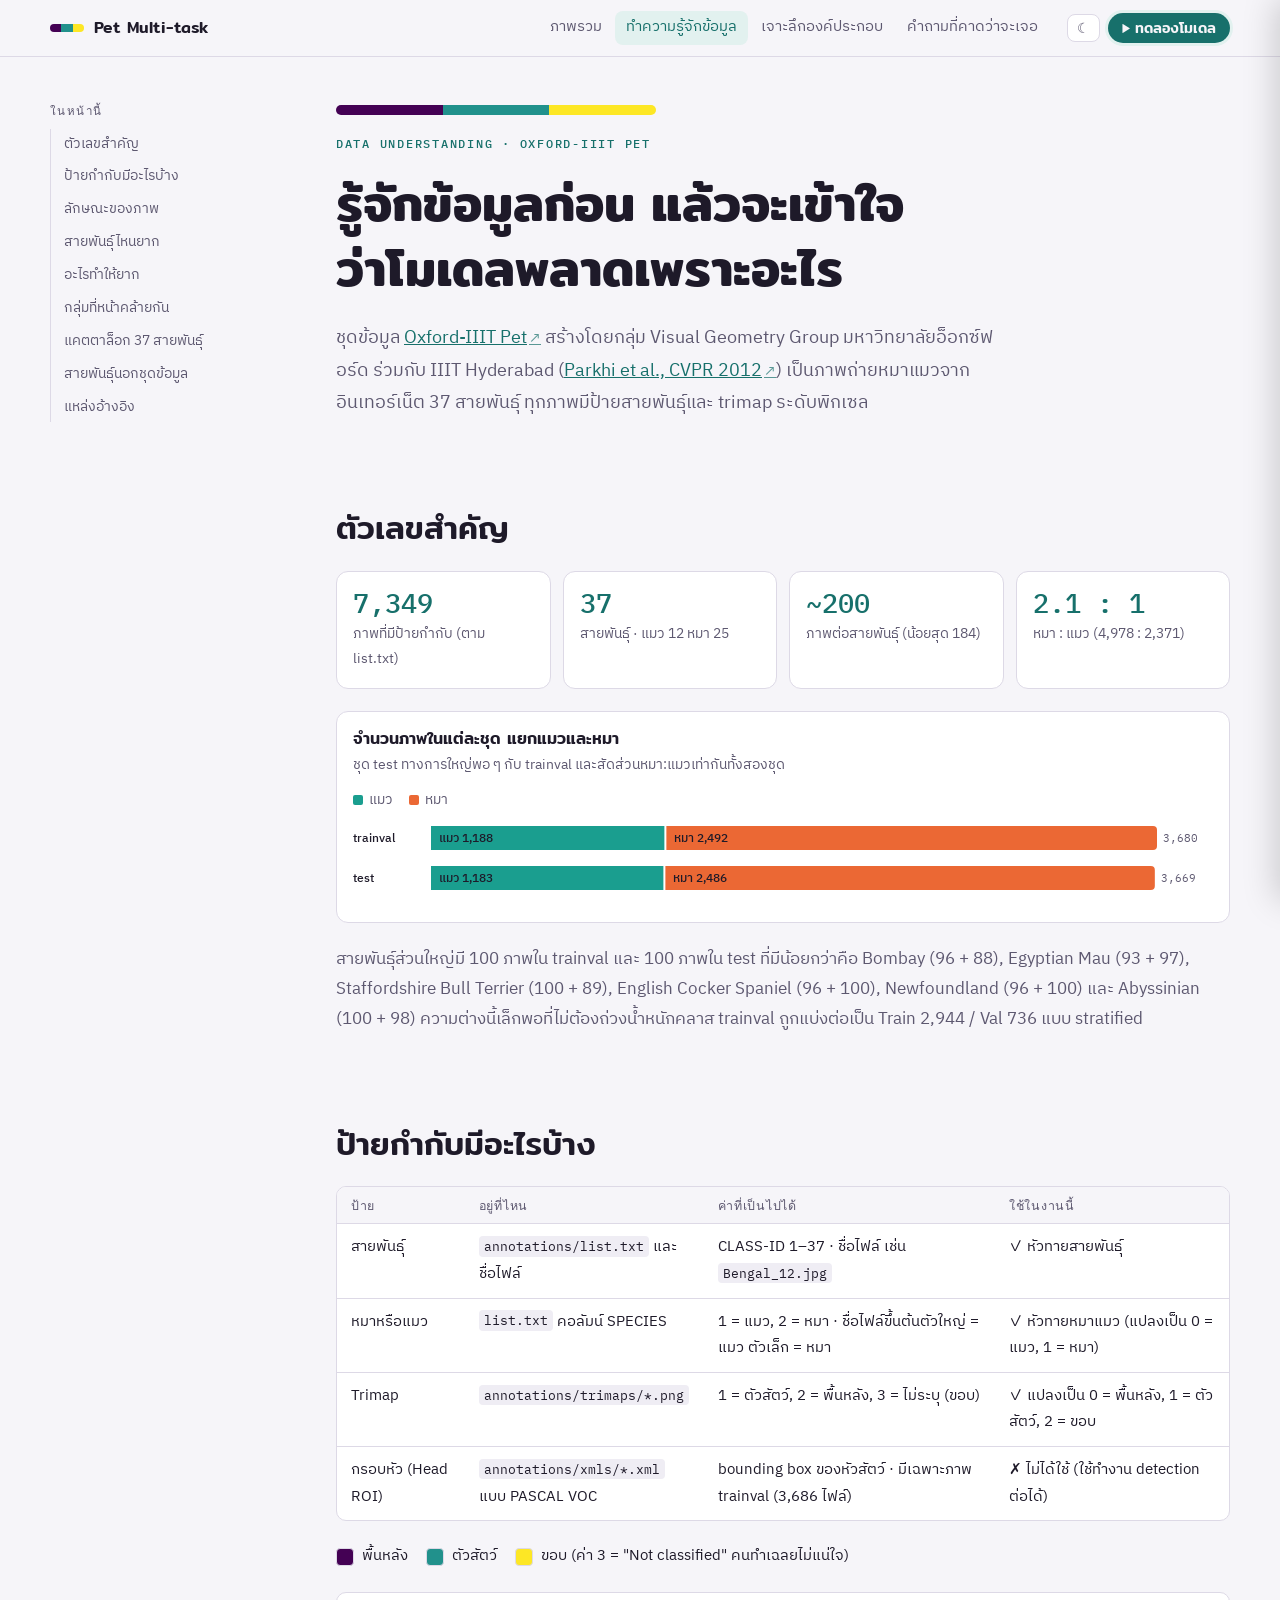
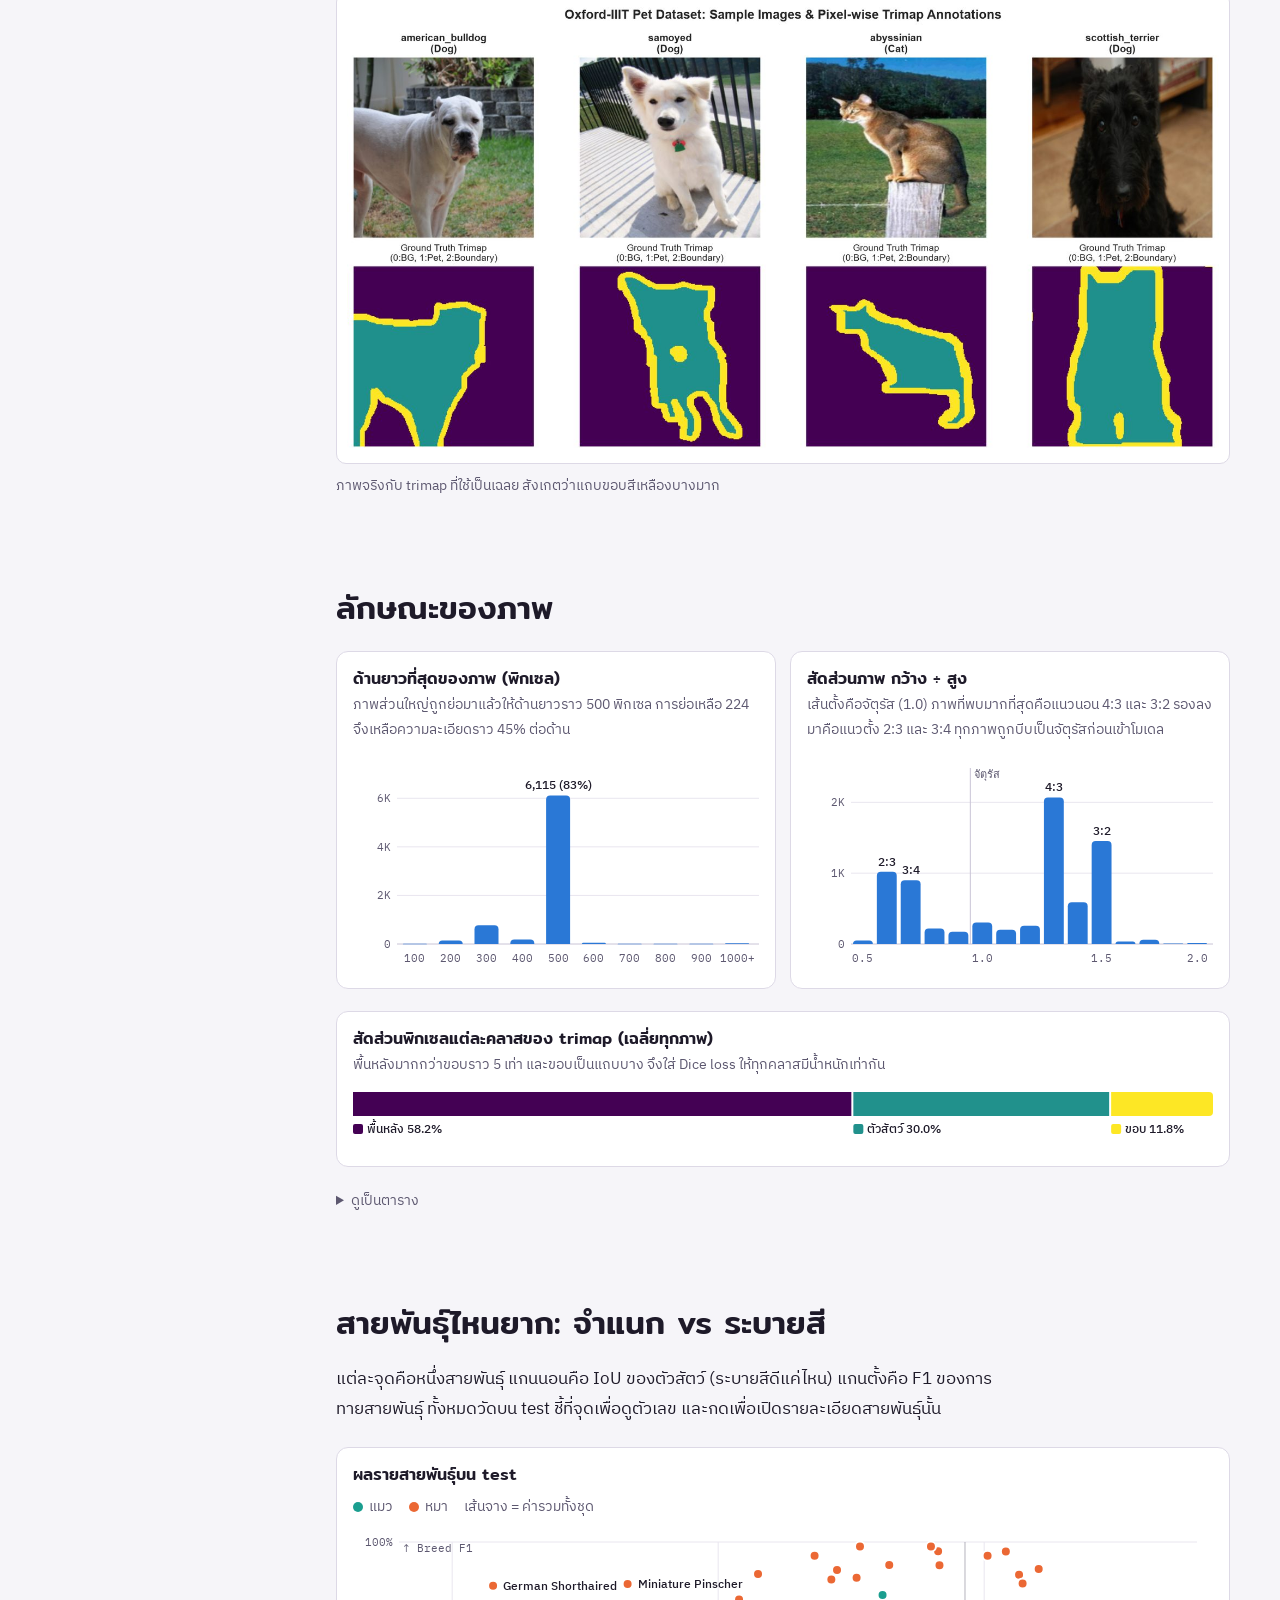
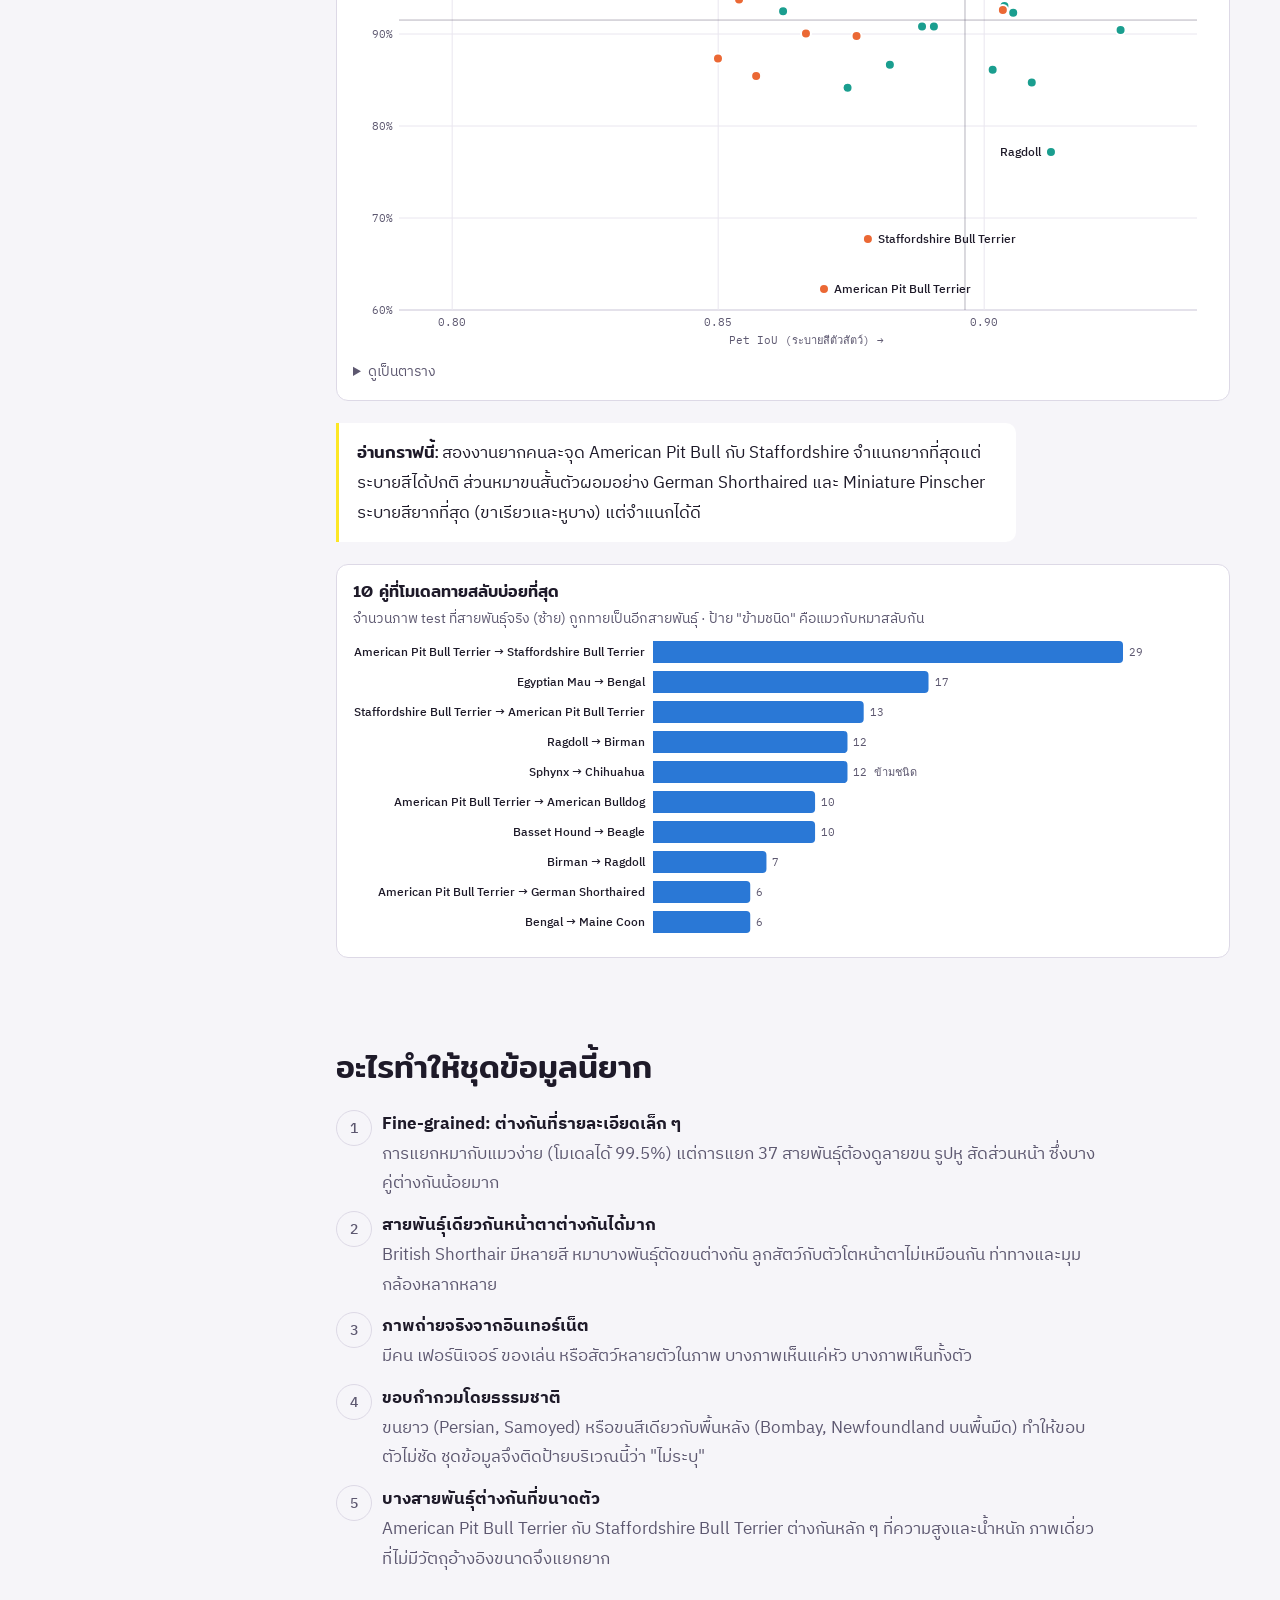
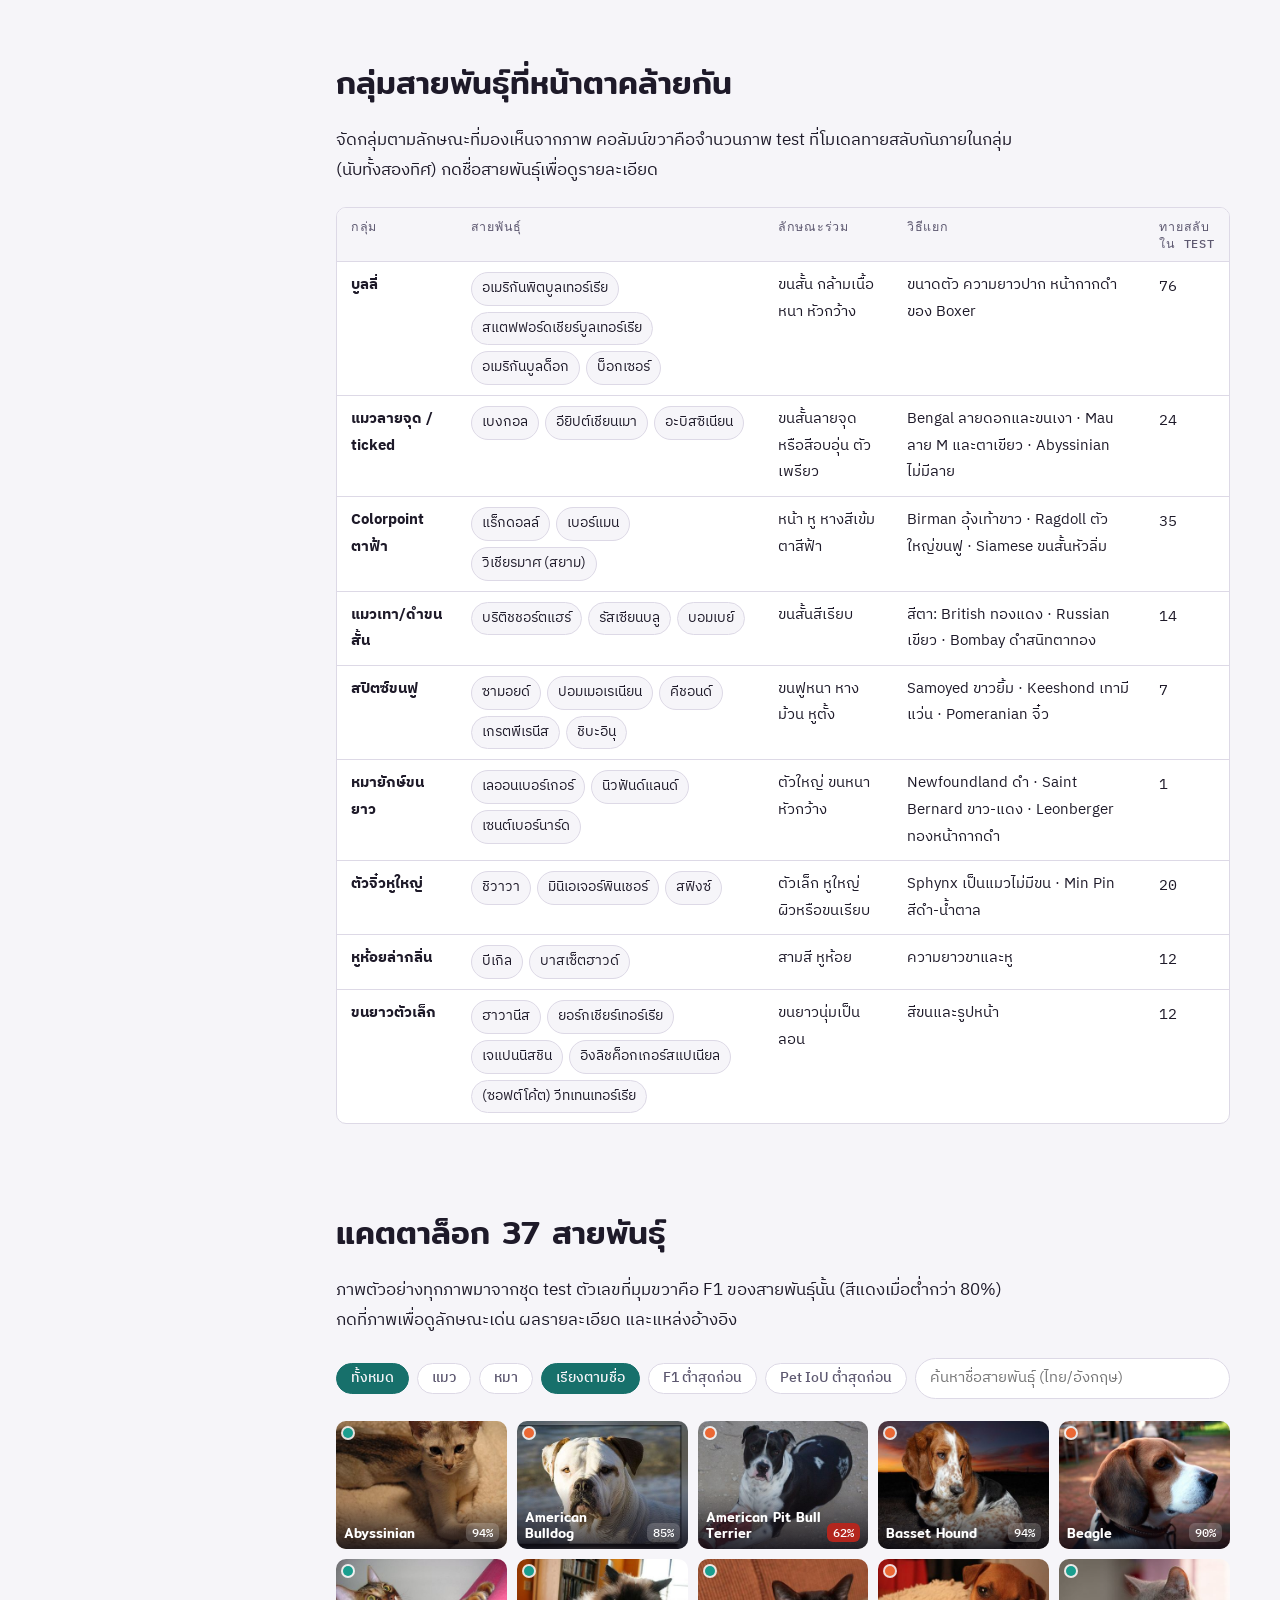
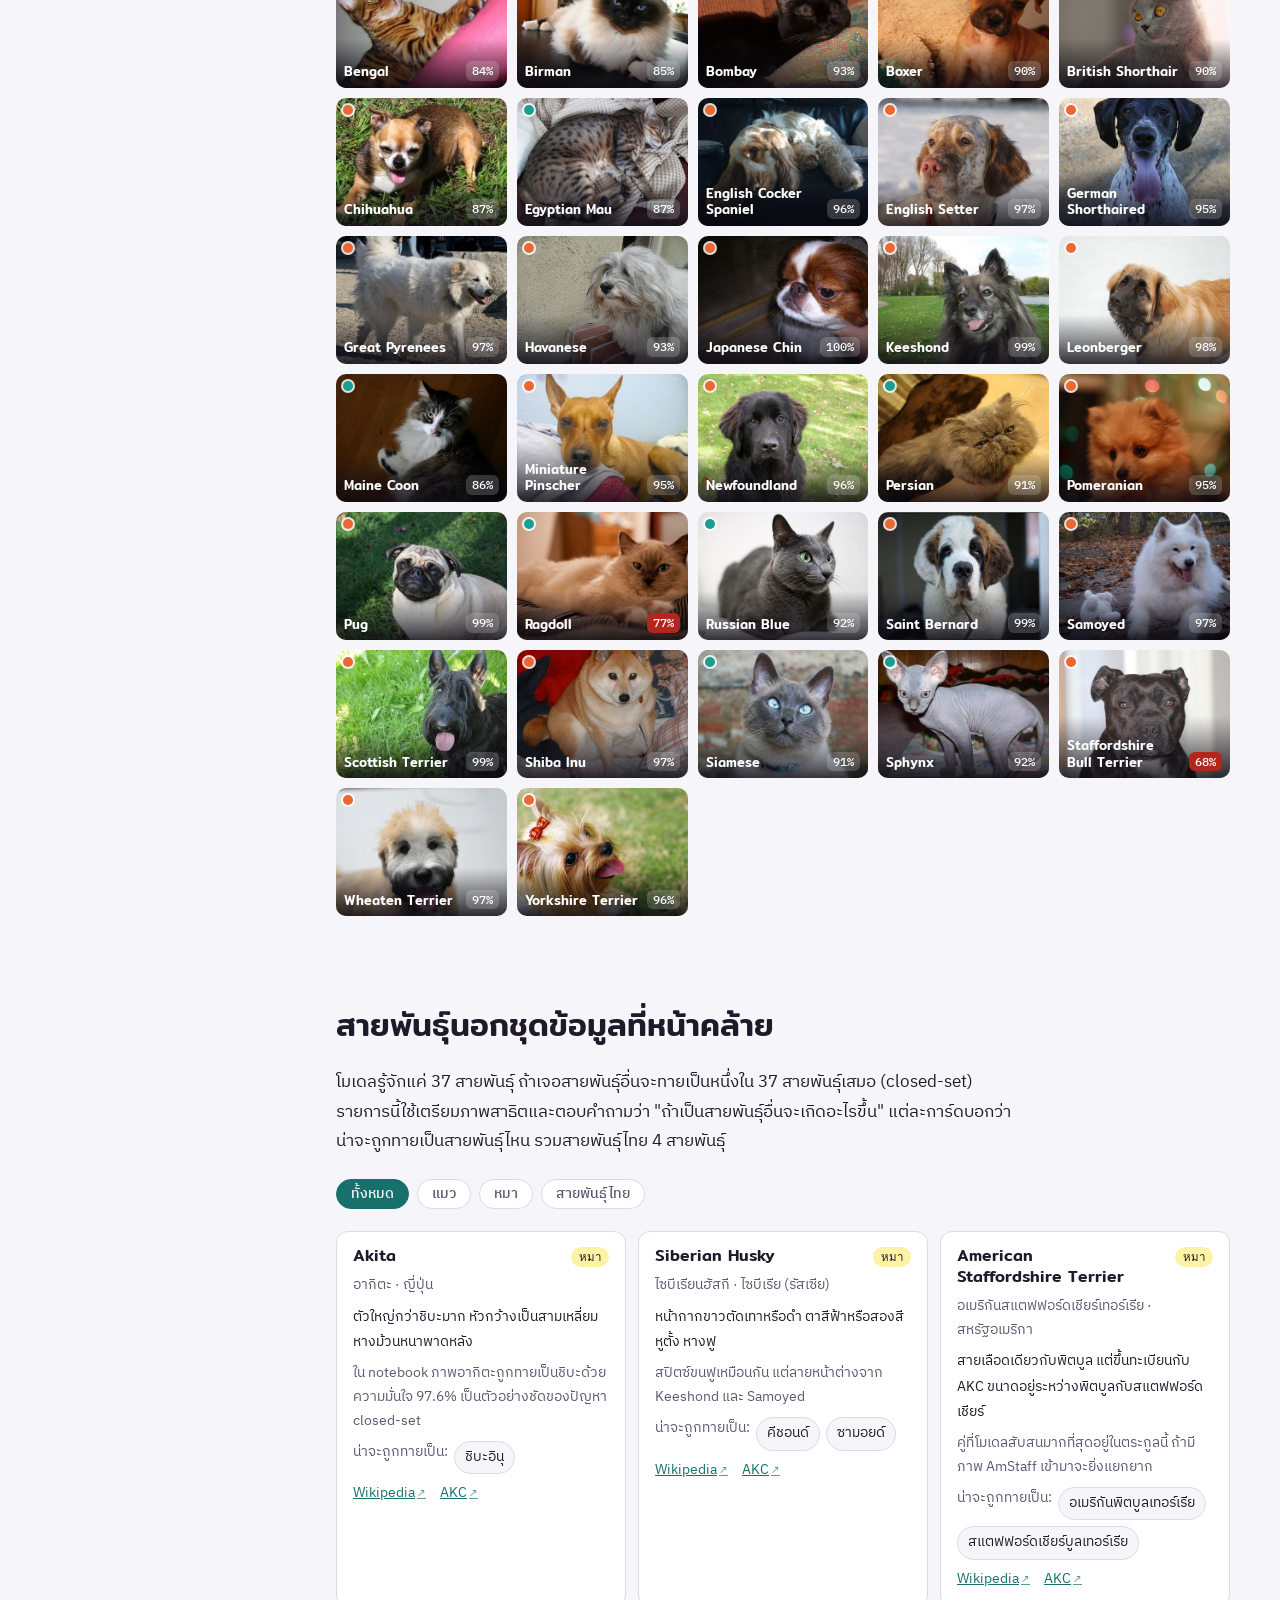
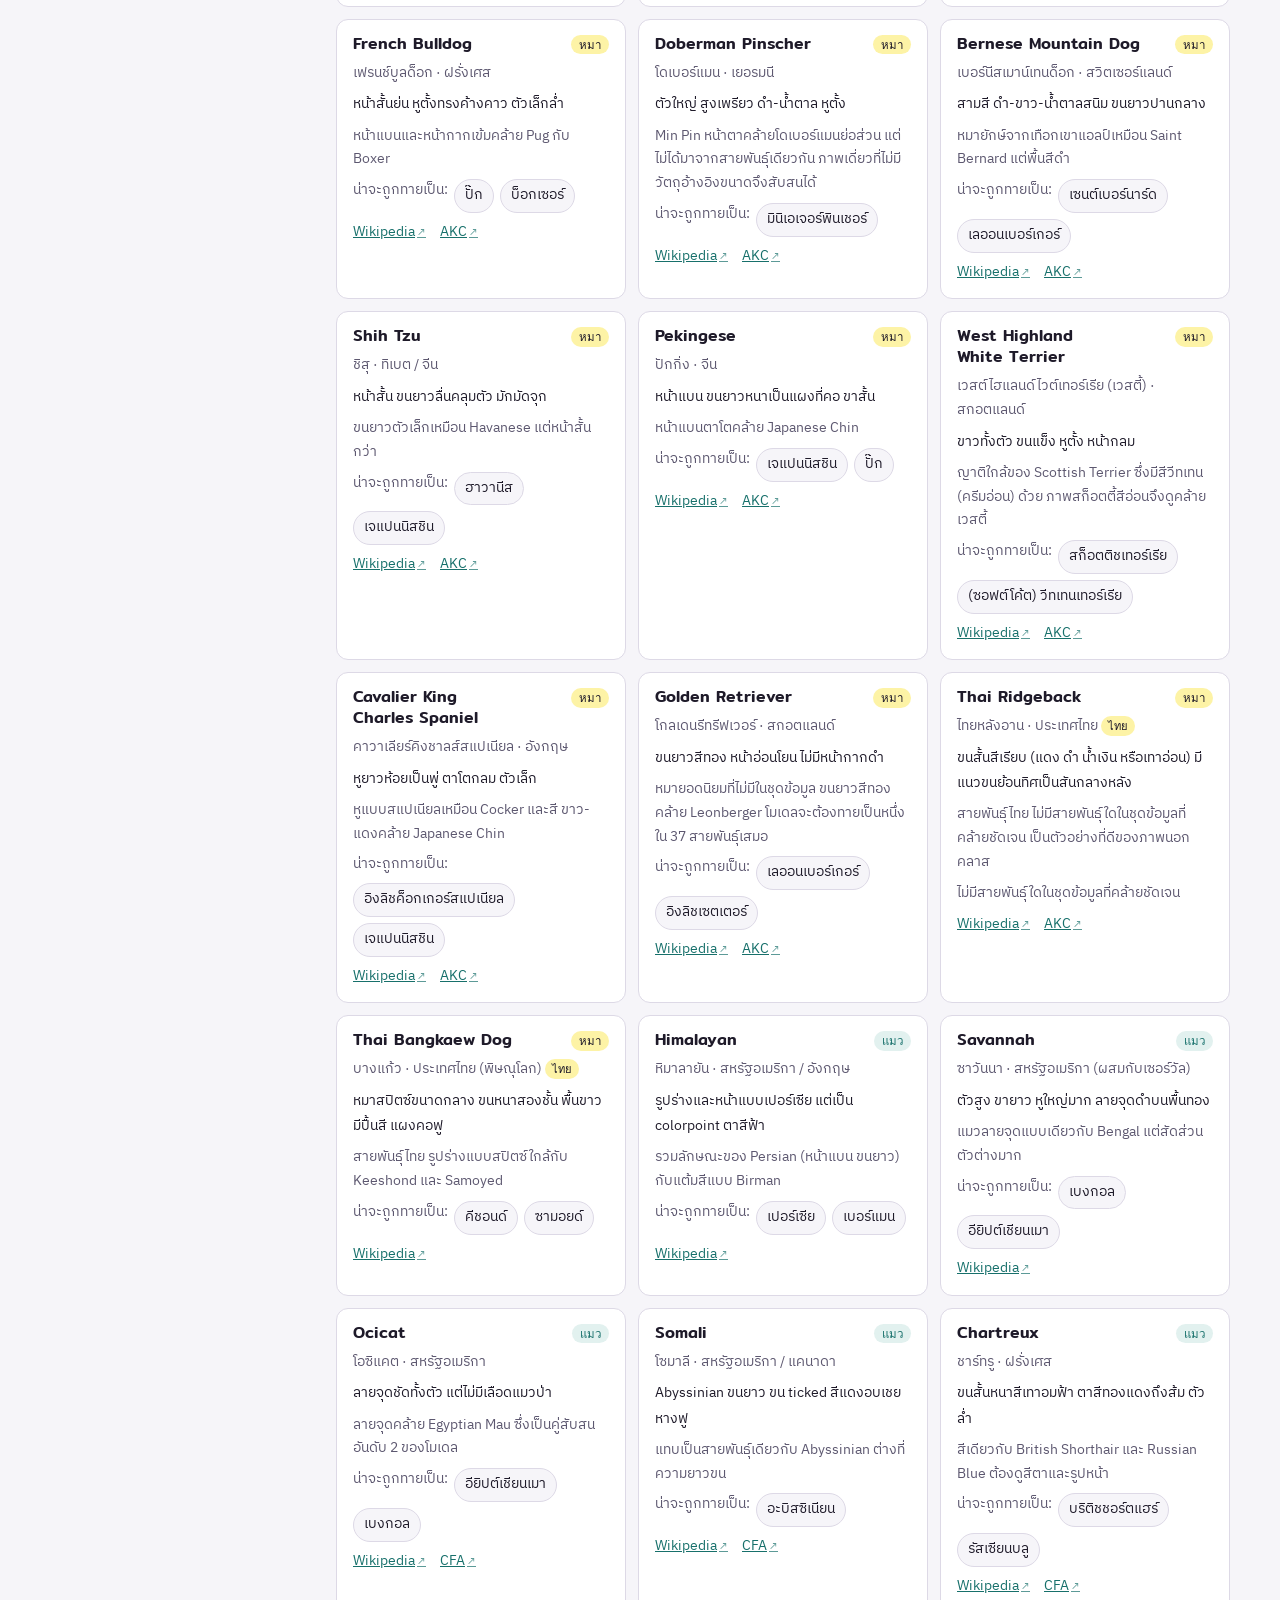
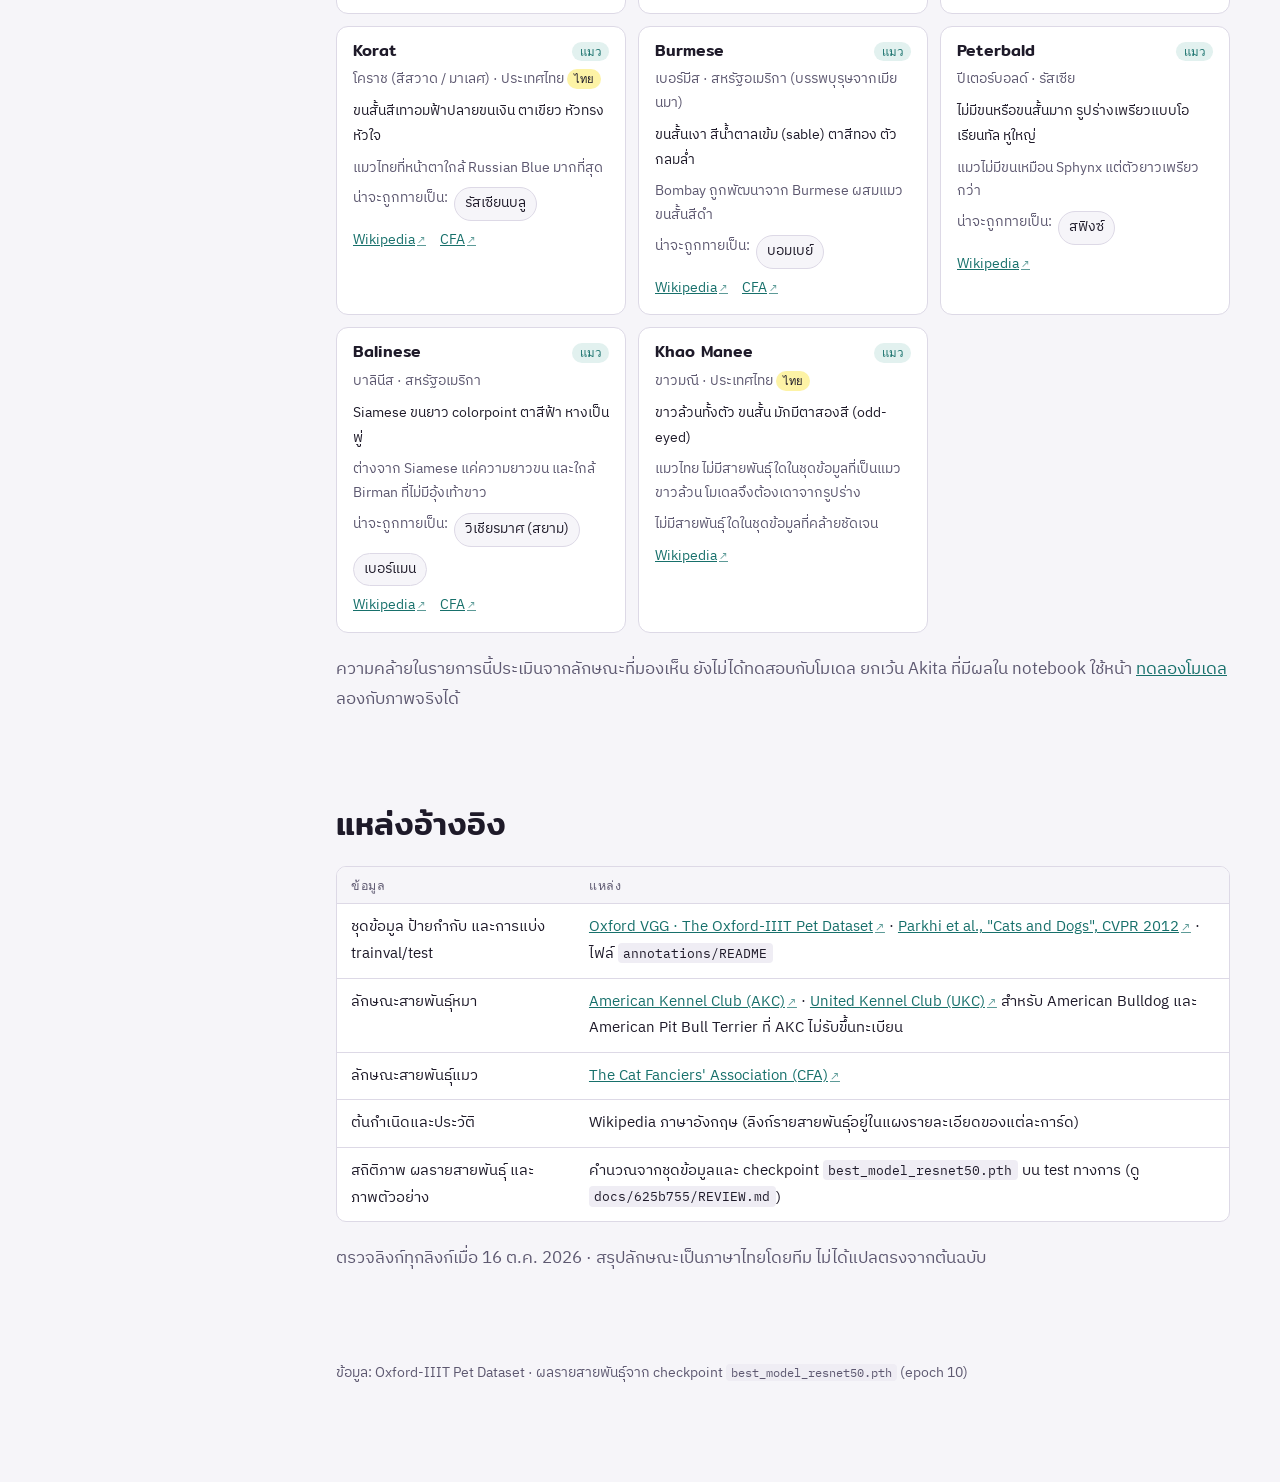
<file: web/data.html>
<!doctype html>
<html lang="th">
<head>
<meta charset="utf-8">
<meta name="viewport" content="width=device-width, initial-scale=1, viewport-fit=cover">
<title>Know the Dataset</title>
<meta name="description" content="ทำความรู้จักชุดข้อมูล Oxford-IIIT Pet: ตัวเลขสำคัญ ลักษณะภาพ สายพันธุ์ที่ยาก แคตตาล็อก 37 สายพันธุ์ และสายพันธุ์นอกชุดข้อมูลที่หน้าคล้าย">
<link rel="preconnect" href="https://fonts.googleapis.com">
<link rel="preconnect" href="https://fonts.gstatic.com" crossorigin>
<link rel="stylesheet" href="https://fonts.googleapis.com/css2?family=Mitr:wght@400;500;600&family=IBM+Plex+Sans+Thai:wght@400;500;600&family=IBM+Plex+Mono:wght@400;500&display=swap">
<link rel="stylesheet" href="assets/site.css">
<script src="assets/site.js"></script>
</head>
<body>

<nav class="topnav" aria-label="เมนูหลัก"><div class="in">
  <a class="brand" href="../index.html"><span class="tristrip" aria-hidden="true"><i style="background:var(--tri-bg)"></i><i style="background:var(--tri-pet)"></i><i style="background:var(--tri-edge)"></i></span>Pet Multi-task</a>
  <ul>
    <li><a href="../index.html">ภาพรวม</a></li>
    <li><a href="data.html" aria-current="page">ทำความรู้จักข้อมูล</a></li>
    <li><a href="components.html">เจาะลึกองค์ประกอบ</a></li>
    <li><a href="qa.html">คำถามที่คาดว่าจะเจอ</a></li>
  </ul>
  <div class="tools">
    <button class="themebtn icon" type="button" aria-label="สลับโหมดมืดหรือสว่าง">☾</button>
    <a class="cta" href="inference.html">▶ ทดลองโมเดล</a>
  </div>
</div></nav>

<div class="wrap">

<nav class="toc" aria-label="สารบัญ">
  <div class="lbl">ในหน้านี้</div>
  <ol>
    <li><a href="#numbers">ตัวเลขสำคัญ</a></li>
    <li><a href="#labels">ป้ายกำกับมีอะไรบ้าง</a></li>
    <li><a href="#images">ลักษณะของภาพ</a></li>
    <li><a href="#perf">สายพันธุ์ไหนยาก</a></li>
    <li><a href="#hard">อะไรทำให้ยาก</a></li>
    <li><a href="#groups">กลุ่มที่หน้าคล้ายกัน</a></li>
    <li><a href="#catalogue">แคตตาล็อก 37 สายพันธุ์</a></li>
    <li><a href="#outside">สายพันธุ์นอกชุดข้อมูล</a></li>
    <li><a href="#sources">แหล่งอ้างอิง</a></li>
  </ol>
</nav>

<main>

<header class="hero">
  <div class="tristrip" aria-hidden="true"><i style="background:var(--tri-bg)"></i><i style="background:var(--tri-pet)"></i><i style="background:var(--tri-edge)"></i></div>
  <div class="eyebrow">Data Understanding · Oxford-IIIT Pet</div>
  <h1>รู้จักข้อมูลก่อน แล้วจะเข้าใจว่าโมเดลพลาดเพราะอะไร</h1>
  <p class="lede">ชุดข้อมูล <a class="ext" href="https://www.robots.ox.ac.uk/~vgg/data/pets/" target="_blank" rel="noopener">Oxford-IIIT Pet</a> สร้างโดยกลุ่ม Visual Geometry Group มหาวิทยาลัยอ็อกซ์ฟอร์ด ร่วมกับ IIIT Hyderabad (<a class="ext" href="https://www.robots.ox.ac.uk/~vgg/publications/2012/parkhi12a/parkhi12a.pdf" target="_blank" rel="noopener">Parkhi et al., CVPR 2012</a>) เป็นภาพถ่ายหมาแมวจากอินเทอร์เน็ต 37 สายพันธุ์ ทุกภาพมีป้ายสายพันธุ์และ trimap ระดับพิกเซล</p>
</header>

<!-- NUMBERS -->
<section id="numbers">
  <div class="sh"><h2>ตัวเลขสำคัญ</h2></div>
  <div class="stats">
    <div class="stat"><span class="k">7,349</span><span class="l">ภาพที่มีป้ายกำกับ (ตาม list.txt)</span></div>
    <div class="stat"><span class="k">37</span><span class="l">สายพันธุ์ · แมว 12 หมา 25</span></div>
    <div class="stat"><span class="k">~200</span><span class="l">ภาพต่อสายพันธุ์ (น้อยสุด 184)</span></div>
    <div class="stat"><span class="k">2.1 : 1</span><span class="l">หมา : แมว (4,978 : 2,371)</span></div>
  </div>
  <div class="chart" id="chSplit">
    <h3>จำนวนภาพในแต่ละชุด แยกแมวและหมา</h3>
    <p class="sub">ชุด test ทางการใหญ่พอ ๆ กับ trainval และสัดส่วนหมา:แมวเท่ากันทั้งสองชุด</p>
    <div class="lg"><span><i class="sq" style="background:var(--s-cat)"></i>แมว</span><span><i class="sq" style="background:var(--s-dog)"></i>หมา</span></div>
    <div class="plot"></div>
  </div>
  <p class="muted">สายพันธุ์ส่วนใหญ่มี 100 ภาพใน trainval และ 100 ภาพใน test ที่มีน้อยกว่าคือ Bombay (96 + 88), Egyptian Mau (93 + 97), Staffordshire Bull Terrier (100 + 89), English Cocker Spaniel (96 + 100), Newfoundland (96 + 100) และ Abyssinian (100 + 98) ความต่างนี้เล็กพอที่ไม่ต้องถ่วงน้ำหนักคลาส trainval ถูกแบ่งต่อเป็น Train 2,944 / Val 736 แบบ stratified</p>
</section>

<!-- LABELS -->
<section id="labels">
  <div class="sh"><h2>ป้ายกำกับมีอะไรบ้าง</h2></div>
  <div class="tbl"><table>
    <thead><tr><th>ป้าย</th><th>อยู่ที่ไหน</th><th>ค่าที่เป็นไปได้</th><th>ใช้ในงานนี้</th></tr></thead>
    <tbody>
      <tr><td>สายพันธุ์</td><td><code>annotations/list.txt</code> และชื่อไฟล์</td><td>CLASS-ID 1–37 · ชื่อไฟล์ เช่น <code>Bengal_12.jpg</code></td><td>✓ หัวทายสายพันธุ์</td></tr>
      <tr><td>หมาหรือแมว</td><td><code>list.txt</code> คอลัมน์ SPECIES</td><td>1 = แมว, 2 = หมา · ชื่อไฟล์ขึ้นต้นตัวใหญ่ = แมว ตัวเล็ก = หมา</td><td>✓ หัวทายหมาแมว (แปลงเป็น 0 = แมว, 1 = หมา)</td></tr>
      <tr><td>Trimap</td><td><code>annotations/trimaps/*.png</code></td><td>1 = ตัวสัตว์, 2 = พื้นหลัง, 3 = ไม่ระบุ (ขอบ)</td><td>✓ แปลงเป็น 0 = พื้นหลัง, 1 = ตัวสัตว์, 2 = ขอบ</td></tr>
      <tr><td>กรอบหัว (Head ROI)</td><td><code>annotations/xmls/*.xml</code> แบบ PASCAL VOC</td><td>bounding box ของหัวสัตว์ · มีเฉพาะภาพ trainval (3,686 ไฟล์)</td><td>✗ ไม่ได้ใช้ (ใช้ทำงาน detection ต่อได้)</td></tr>
    </tbody>
  </table></div>
  <div class="trikey">
    <span><i style="background:var(--tri-bg)"></i>พื้นหลัง</span>
    <span><i style="background:var(--tri-pet)"></i>ตัวสัตว์</span>
    <span><i style="background:var(--tri-edge)"></i>ขอบ (ค่า 3 = "Not classified" คนทำเฉลยไม่แน่ใจ)</span>
  </div>
  <figure>
    <div class="paper"><img src="assets/img/dataset_samples.jpg" alt="ภาพตัวอย่าง 4 ภาพจากชุดข้อมูล แถวบนเป็นภาพจริง แถวล่างเป็น trimap 3 สี" loading="lazy"></div>
    <figcaption>ภาพจริงกับ trimap ที่ใช้เป็นเฉลย สังเกตว่าแถบขอบสีเหลืองบางมาก</figcaption>
  </figure>
</section>

<!-- IMAGES -->
<section id="images">
  <div class="sh"><h2>ลักษณะของภาพ</h2></div>
  <div class="charts2">
    <div class="chart" id="chLongest">
      <h3>ด้านยาวที่สุดของภาพ (พิกเซล)</h3>
      <p class="sub">ภาพส่วนใหญ่ถูกย่อมาแล้วให้ด้านยาวราว 500 พิกเซล การย่อเหลือ 224 จึงเหลือความละเอียดราว 45% ต่อด้าน</p>
      <div class="plot"></div>
    </div>
    <div class="chart" id="chAspect">
      <h3>สัดส่วนภาพ กว้าง ÷ สูง</h3>
      <p class="sub">เส้นตั้งคือจัตุรัส (1.0) ภาพที่พบมากที่สุดคือแนวนอน 4:3 และ 3:2 รองลงมาคือแนวตั้ง 2:3 และ 3:4 ทุกภาพถูกบีบเป็นจัตุรัสก่อนเข้าโมเดล</p>
      <div class="plot"></div>
    </div>
  </div>
  <div class="chart" id="chPixels">
    <h3>สัดส่วนพิกเซลแต่ละคลาสของ trimap (เฉลี่ยทุกภาพ)</h3>
    <p class="sub">พื้นหลังมากกว่าขอบราว 5 เท่า และขอบเป็นแถบบาง จึงใส่ Dice loss ให้ทุกคลาสมีน้ำหนักเท่ากัน</p>
    <div class="plot"></div>
  </div>
  <details class="tview"><summary>ดูเป็นตาราง</summary>
    <div class="tbl"><table>
      <thead><tr><th>คุณสมบัติ</th><th>ค่า</th><th>ผลต่อการออกแบบ</th></tr></thead>
      <tbody id="imgStats"></tbody>
    </table></div>
  </details>
</section>

<!-- PERF -->
<section id="perf">
  <div class="sh"><h2>สายพันธุ์ไหนยาก: จำแนก vs ระบายสี</h2></div>
  <div class="prose"><p>แต่ละจุดคือหนึ่งสายพันธุ์ แกนนอนคือ IoU ของตัวสัตว์ (ระบายสีดีแค่ไหน) แกนตั้งคือ F1 ของการทายสายพันธุ์ ทั้งหมดวัดบน test ชี้ที่จุดเพื่อดูตัวเลข และกดเพื่อเปิดรายละเอียดสายพันธุ์นั้น</p></div>
  <div class="chart" id="chScatter">
    <h3>ผลรายสายพันธุ์บน test</h3>
    <div class="lg"><span><i style="background:var(--s-cat)"></i>แมว</span><span><i style="background:var(--s-dog)"></i>หมา</span><span>เส้นจาง = ค่ารวมทั้งชุด</span></div>
    <div class="plot"></div>
    <details class="tview"><summary>ดูเป็นตาราง</summary><div class="tbl"><table>
      <thead><tr><th>สายพันธุ์</th><th>ชนิด</th><th>F1</th><th>Recall</th><th>Pet IoU</th></tr></thead><tbody id="perfTable"></tbody>
    </table></div></details>
  </div>
  <div class="analogy"><b>อ่านกราฟนี้:</b> สองงานยากคนละจุด American Pit Bull กับ Staffordshire จำแนกยากที่สุดแต่ระบายสีได้ปกติ ส่วนหมาขนสั้นตัวผอมอย่าง German Shorthaired และ Miniature Pinscher ระบายสียากที่สุด (ขาเรียวและหูบาง) แต่จำแนกได้ดี</div>
  <div class="chart" id="chPairs">
    <h3>10 คู่ที่โมเดลทายสลับบ่อยที่สุด</h3>
    <p class="sub">จำนวนภาพ test ที่สายพันธุ์จริง (ซ้าย) ถูกทายเป็นอีกสายพันธุ์ · ป้าย "ข้ามชนิด" คือแมวกับหมาสลับกัน</p>
    <div class="plot"></div>
  </div>
</section>

<!-- HARD -->
<section id="hard">
  <div class="sh"><h2>อะไรทำให้ชุดข้อมูลนี้ยาก</h2></div>
  <ol class="limits">
    <li><div><b>Fine-grained: ต่างกันที่รายละเอียดเล็ก ๆ</b><p class="muted">การแยกหมากับแมวง่าย (โมเดลได้ 99.5%) แต่การแยก 37 สายพันธุ์ต้องดูลายขน รูปหู สัดส่วนหน้า ซึ่งบางคู่ต่างกันน้อยมาก</p></div></li>
    <li><div><b>สายพันธุ์เดียวกันหน้าตาต่างกันได้มาก</b><p class="muted">British Shorthair มีหลายสี หมาบางพันธุ์ตัดขนต่างกัน ลูกสัตว์กับตัวโตหน้าตาไม่เหมือนกัน ท่าทางและมุมกล้องหลากหลาย</p></div></li>
    <li><div><b>ภาพถ่ายจริงจากอินเทอร์เน็ต</b><p class="muted">มีคน เฟอร์นิเจอร์ ของเล่น หรือสัตว์หลายตัวในภาพ บางภาพเห็นแค่หัว บางภาพเห็นทั้งตัว</p></div></li>
    <li><div><b>ขอบกำกวมโดยธรรมชาติ</b><p class="muted">ขนยาว (Persian, Samoyed) หรือขนสีเดียวกับพื้นหลัง (Bombay, Newfoundland บนพื้นมืด) ทำให้ขอบตัวไม่ชัด ชุดข้อมูลจึงติดป้ายบริเวณนี้ว่า "ไม่ระบุ"</p></div></li>
    <li><div><b>บางสายพันธุ์ต่างกันที่ขนาดตัว</b><p class="muted">American Pit Bull Terrier กับ Staffordshire Bull Terrier ต่างกันหลัก ๆ ที่ความสูงและน้ำหนัก ภาพเดี่ยวที่ไม่มีวัตถุอ้างอิงขนาดจึงแยกยาก</p></div></li>
  </ol>
</section>

<!-- GROUPS -->
<section id="groups">
  <div class="sh"><h2>กลุ่มสายพันธุ์ที่หน้าตาคล้ายกัน</h2></div>
  <div class="prose"><p>จัดกลุ่มตามลักษณะที่มองเห็นจากภาพ คอลัมน์ขวาคือจำนวนภาพ test ที่โมเดลทายสลับกันภายในกลุ่ม (นับทั้งสองทิศ) กดชื่อสายพันธุ์เพื่อดูรายละเอียด</p></div>
  <div class="tbl"><table>
    <thead><tr><th>กลุ่ม</th><th>สายพันธุ์</th><th>ลักษณะร่วม</th><th>วิธีแยก</th><th>ทายสลับใน test</th></tr></thead>
    <tbody id="groupTable"></tbody>
  </table></div>
</section>

<!-- CATALOGUE -->
<section id="catalogue">
  <div class="sh"><h2>แคตตาล็อก 37 สายพันธุ์</h2></div>
  <div class="prose"><p>ภาพตัวอย่างทุกภาพมาจากชุด test ตัวเลขที่มุมขวาคือ F1 ของสายพันธุ์นั้น (สีแดงเมื่อต่ำกว่า 80%) กดที่ภาพเพื่อดูลักษณะเด่น ผลรายละเอียด และแหล่งอ้างอิง</p></div>
  <div class="filters" role="group" aria-label="ตัวกรอง">
    <button type="button" data-f="all" aria-pressed="true">ทั้งหมด</button>
    <button type="button" data-f="cat" aria-pressed="false">แมว</button>
    <button type="button" data-f="dog" aria-pressed="false">หมา</button>
    <button type="button" data-s="name" aria-pressed="true">เรียงตามชื่อ</button>
    <button type="button" data-s="f1" aria-pressed="false">F1 ต่ำสุดก่อน</button>
    <button type="button" data-s="iou" aria-pressed="false">Pet IoU ต่ำสุดก่อน</button>
    <input type="search" id="q" placeholder="ค้นหาชื่อสายพันธุ์ (ไทย/อังกฤษ)" aria-label="ค้นหาสายพันธุ์">
  </div>
  <div class="cat-grid" id="grid"></div>
</section>

<!-- OUTSIDE -->
<section id="outside">
  <div class="sh"><h2>สายพันธุ์นอกชุดข้อมูลที่หน้าคล้าย</h2></div>
  <div class="prose">
    <p>โมเดลรู้จักแค่ 37 สายพันธุ์ ถ้าเจอสายพันธุ์อื่นจะทายเป็นหนึ่งใน 37 สายพันธุ์เสมอ (closed-set) รายการนี้ใช้เตรียมภาพสาธิตและตอบคำถามว่า "ถ้าเป็นสายพันธุ์อื่นจะเกิดอะไรขึ้น" แต่ละการ์ดบอกว่าน่าจะถูกทายเป็นสายพันธุ์ไหน รวมสายพันธุ์ไทย 4 สายพันธุ์</p>
  </div>
  <div class="filters" role="group" aria-label="ตัวกรองสายพันธุ์นอกชุดข้อมูล">
    <button type="button" data-rf="all" aria-pressed="true">ทั้งหมด</button>
    <button type="button" data-rf="cat" aria-pressed="false">แมว</button>
    <button type="button" data-rf="dog" aria-pressed="false">หมา</button>
    <button type="button" data-rf="th" aria-pressed="false">สายพันธุ์ไทย</button>
  </div>
  <div class="refs" id="refs"></div>
  <p class="muted">ความคล้ายในรายการนี้ประเมินจากลักษณะที่มองเห็น ยังไม่ได้ทดสอบกับโมเดล ยกเว้น Akita ที่มีผลใน notebook ใช้หน้า <a href="inference.html">ทดลองโมเดล</a> ลองกับภาพจริงได้</p>
</section>

<!-- SOURCES -->
<section id="sources">
  <div class="sh"><h2>แหล่งอ้างอิง</h2></div>
  <div class="tbl"><table>
    <thead><tr><th>ข้อมูล</th><th>แหล่ง</th></tr></thead>
    <tbody>
      <tr><td>ชุดข้อมูล ป้ายกำกับ และการแบ่ง trainval/test</td><td><a class="ext" href="https://www.robots.ox.ac.uk/~vgg/data/pets/" target="_blank" rel="noopener">Oxford VGG · The Oxford-IIIT Pet Dataset</a> · <a class="ext" href="https://www.robots.ox.ac.uk/~vgg/publications/2012/parkhi12a/parkhi12a.pdf" target="_blank" rel="noopener">Parkhi et al., "Cats and Dogs", CVPR 2012</a> · ไฟล์ <code>annotations/README</code></td></tr>
      <tr><td>ลักษณะสายพันธุ์หมา</td><td><a class="ext" href="https://www.akc.org/dog-breeds/" target="_blank" rel="noopener">American Kennel Club (AKC)</a> · <a class="ext" href="https://www.ukcdogs.com/" target="_blank" rel="noopener">United Kennel Club (UKC)</a> สำหรับ American Bulldog และ American Pit Bull Terrier ที่ AKC ไม่รับขึ้นทะเบียน</td></tr>
      <tr><td>ลักษณะสายพันธุ์แมว</td><td><a class="ext" href="https://cfa.org/" target="_blank" rel="noopener">The Cat Fanciers' Association (CFA)</a></td></tr>
      <tr><td>ต้นกำเนิดและประวัติ</td><td>Wikipedia ภาษาอังกฤษ (ลิงก์รายสายพันธุ์อยู่ในแผงรายละเอียดของแต่ละการ์ด)</td></tr>
      <tr><td>สถิติภาพ ผลรายสายพันธุ์ และภาพตัวอย่าง</td><td>คำนวณจากชุดข้อมูลและ checkpoint <code>best_model_resnet50.pth</code> บน test ทางการ (ดู <code>docs/625b755/REVIEW.md</code>)</td></tr>
    </tbody>
  </table></div>
  <p class="muted">ตรวจลิงก์ทุกลิงก์เมื่อ 16 ต.ค. 2026 · สรุปลักษณะเป็นภาษาไทยโดยทีม ไม่ได้แปลตรงจากต้นฉบับ</p>
</section>

<footer>ข้อมูล: Oxford-IIIT Pet Dataset · ผลรายสายพันธุ์จาก checkpoint <code>best_model_resnet50.pth</code> (epoch 10)</footer>

</main>
</div>

<div class="scrim" id="scrim" hidden></div>
<aside class="drawer" id="drawer" aria-label="รายละเอียดสายพันธุ์" aria-hidden="true" tabindex="-1"></aside>
<div class="ctip" id="tip" hidden></div>

<script src="assets/data/breeds.js"></script>
<script src="assets/data/breed_stats.js"></script>
<script src="assets/data-page.js"></script>
</body>
</html>
</file>
<file: web/assets/site.css>
/* Layout: a reading guide that walks the notebook in order. Wide screens get a sticky contents rail on the left;
   colours borrow the notebook's own trimap palette (purple = background, teal = pet, yellow = boundary). */
:root{
  --bg:#F6F5F9; --surface:#FFFFFF; --ink:#1E1A29; --muted:#5D5870; --line:#DDD9E6;
  --accent:#17706B; --accent-soft:#E2F1EF; --mark:#FDF3A6;
  --tri-bg:#440154; --tri-pet:#21918C; --tri-edge:#FDE725;
  --up:#1E7B4F; --up-soft:#E1F3E9; --down:#B3261E; --down-soft:#FBE6E4;
  --code-bg:#EFEDF4;
  --f-display:"Mitr","IBM Plex Sans Thai",system-ui,sans-serif;
  --f-body:"IBM Plex Sans Thai","Noto Sans Thai","Leelawadee UI",Tahoma,system-ui,sans-serif;
  --f-mono:"IBM Plex Mono",ui-monospace,Menlo,Consolas,monospace;
  color-scheme:light;
}
@media (prefers-color-scheme:dark){:root:not([data-theme="light"]){
  --bg:#13111A; --surface:#1C1926; --ink:#ECE9F3; --muted:#A7A1B8; --line:#2F2A3D;
  --accent:#5CC8BF; --accent-soft:#163331; --mark:#4A4313;
  --up:#6FD3A0; --up-soft:#173126; --down:#F08A80; --down-soft:#3A1C1A; --code-bg:#252130;
  color-scheme:dark;}}
:root[data-theme="dark"]{
  --bg:#13111A; --surface:#1C1926; --ink:#ECE9F3; --muted:#A7A1B8; --line:#2F2A3D;
  --accent:#5CC8BF; --accent-soft:#163331; --mark:#4A4313;
  --up:#6FD3A0; --up-soft:#173126; --down:#F08A80; --down-soft:#3A1C1A; --code-bg:#252130;
  color-scheme:dark;}

*{box-sizing:border-box}
html{scroll-behavior:smooth}
@media (prefers-reduced-motion:reduce){html{scroll-behavior:auto}}
body{margin:0;background:var(--bg);color:var(--ink);font:400 17px/1.75 var(--f-body);
  padding-left:max(16px,env(safe-area-inset-left,0px));padding-right:max(16px,env(safe-area-inset-right,0px));}
img{max-width:100%;display:block}
a{color:var(--accent)}
:focus-visible{outline:2px solid var(--accent);outline-offset:3px;border-radius:4px}
h1,h2,h3{font-family:var(--f-display);font-weight:500;line-height:1.3;text-wrap:balance;margin:0}
h1{font-size:clamp(2rem,5vw,3.1rem);font-weight:600}
h2{font-size:clamp(1.5rem,3.4vw,2rem)}
h3{font-size:1.2rem}
p{margin:0}
code,.mono{font-family:var(--f-mono);font-size:.88em}
code{background:var(--code-bg);padding:.1em .4em;border-radius:4px;overflow-wrap:anywhere}
.hero > *,.sh > *,section > *{min-width:0}
mark{background:var(--mark);color:inherit;padding:0 .2em;border-radius:3px}

.wrap{max-width:1180px;margin:0 auto;display:grid;grid-template-columns:230px minmax(0,1fr);gap:56px;padding-block:48px 96px}
@media (max-width:900px){.wrap{grid-template-columns:minmax(0,1fr);gap:24px;padding-block:28px 64px}}

/* contents rail */
.toc{position:sticky;top:calc(env(safe-area-inset-top,0px) + 24px);align-self:start;font-size:.9rem}
.toc .lbl{font:500 .72rem/1 var(--f-mono);letter-spacing:.12em;text-transform:uppercase;color:var(--muted);margin-bottom:12px}
.toc ol{list-style:none;margin:0;padding:0;display:grid;gap:2px;border-left:1px solid var(--line)}
.toc a{display:block;padding:5px 12px;color:var(--muted);text-decoration:none;border-left:2px solid transparent;margin-left:-1px;line-height:1.45}
.toc a:hover{color:var(--ink);border-left-color:var(--accent)}
@media (max-width:900px){.toc{position:static}.toc ol{grid-template-columns:repeat(auto-fit,minmax(150px,1fr));border:0;gap:4px}
  .toc a{border:1px solid var(--line);border-radius:8px;margin:0}}

main{min-width:0;display:grid;gap:88px}
section{display:grid;gap:22px;min-width:0;scroll-margin-top:24px}
.prose{max-width:68ch;display:grid;gap:14px}
.muted{color:var(--muted)}

/* hero */
.hero{display:grid;gap:22px}
.eyebrow{font:500 .78rem/1 var(--f-mono);letter-spacing:.14em;text-transform:uppercase;color:var(--accent)}
.lede{font-size:1.15rem;max-width:62ch;color:var(--muted)}
.tristrip{display:flex;height:10px;border-radius:999px;overflow:hidden;max-width:320px}
.tristrip i{flex:1}

/* the three questions */
.qs{display:grid;grid-template-columns:repeat(3,minmax(0,1fr));gap:14px}
@media (max-width:700px){.qs{grid-template-columns:minmax(0,1fr)}}
.q{background:var(--surface);border:1px solid var(--line);border-radius:12px;padding:18px 18px 16px;display:grid;gap:6px;align-content:start}
.q .n{font:500 .75rem/1 var(--f-mono);color:var(--muted);letter-spacing:.08em}
.q h3{font-size:1.08rem}
.q .ans{font:500 1.6rem/1.2 var(--f-display);color:var(--accent);margin-top:6px}
.q .ans small{font:400 .82rem/1.4 var(--f-body);color:var(--muted);display:block}

/* section header */
.sh{display:grid;gap:10px}
.chips{display:flex;flex-wrap:wrap;gap:8px}
.chip{font:500 .78rem/1 var(--f-mono);padding:6px 10px;border-radius:999px;background:var(--accent-soft);color:var(--accent);white-space:nowrap}
.chip.plain{background:transparent;border:1px solid var(--line);color:var(--muted)}

/* callouts */
.analogy{border-left:3px solid var(--tri-edge);background:var(--surface);padding:14px 18px;border-radius:0 10px 10px 0;max-width:68ch}
.analogy b{font-family:var(--f-display);font-weight:500}
.howto{background:var(--surface);border:1px solid var(--line);border-radius:12px;padding:18px 20px;display:grid;gap:10px;max-width:76ch}
.howto .t{font:500 .75rem/1 var(--f-mono);letter-spacing:.12em;text-transform:uppercase;color:var(--accent)}
.howto ul{margin:0;padding-left:1.2em;display:grid;gap:6px}

/* figures */
figure{margin:0;display:grid;gap:10px;min-width:0}
.paper{background:#fff;border:1px solid var(--line);border-radius:10px;padding:10px;overflow:hidden}
figcaption{font-size:.9rem;color:var(--muted)}

/* tables */
.tbl{overflow-x:auto;border:1px solid var(--line);border-radius:10px;background:var(--surface)}
table{border-collapse:collapse;width:100%;font-size:.95rem;min-width:520px}
th,td{padding:10px 14px;text-align:left;border-bottom:1px solid var(--line);vertical-align:top}
th{font:500 .78rem/1.3 var(--f-mono);letter-spacing:.06em;text-transform:uppercase;color:var(--muted);background:var(--bg)}
tr:last-child td{border-bottom:0}
td.num{font-family:var(--f-mono);font-variant-numeric:tabular-nums;white-space:nowrap}
.up{color:var(--up);background:var(--up-soft);padding:2px 8px;border-radius:999px;font-family:var(--f-mono);font-size:.88em;white-space:nowrap}
.down{color:var(--down);background:var(--down-soft);padding:2px 8px;border-radius:999px;font-family:var(--f-mono);font-size:.88em;white-space:nowrap}

/* split bar */
.split{display:grid;gap:10px}
.bar{display:flex;height:54px;border-radius:10px;overflow:hidden;font:500 .85rem/1.2 var(--f-mono)}
.bar div{display:flex;align-items:center;justify-content:center;text-align:center;padding:0 6px;min-width:0}
.legend{display:grid;grid-template-columns:repeat(3,minmax(0,1fr));gap:12px}
@media (max-width:700px){.legend{grid-template-columns:minmax(0,1fr)}}
.legend > div{display:grid;gap:4px;padding:14px;border:1px solid var(--line);border-radius:10px;background:var(--surface);align-content:start}
.legend .sw{width:14px;height:14px;border-radius:4px;display:inline-block;vertical-align:-2px;margin-right:6px}
.legend b{font-family:var(--f-display);font-weight:500}
.legend .k{font:500 1.3rem/1.2 var(--f-mono);font-variant-numeric:tabular-nums}

/* trimap key */
.trikey{display:flex;flex-wrap:wrap;gap:10px 18px;font-size:.95rem}
.trikey span{display:inline-flex;align-items:center;gap:8px}
.trikey i{width:18px;height:18px;border-radius:4px;border:1px solid var(--line)}

/* architecture diagram */
.diagram{overflow-x:auto;background:var(--surface);border:1px solid var(--line);border-radius:12px;padding:16px}
.diagram svg{min-width:760px;width:100%;height:auto;display:block}
.diagram text{font-family:var(--f-body);fill:var(--ink)}
.diagram .sm{font-size:12px;fill:var(--muted)}
.diagram .box{fill:var(--bg);stroke:var(--line);stroke-width:1.5}
.diagram .enc{fill:var(--accent-soft);stroke:var(--accent);stroke-width:1.5}
.diagram .flow{stroke:var(--muted);stroke-width:1.6;fill:none}
.diagram .skip{stroke:var(--accent);stroke-width:1.4;fill:none;stroke-dasharray:5 4}
.diagram .arrow{fill:var(--muted)}

/* parts list */
.parts{display:grid;grid-template-columns:repeat(3,minmax(0,1fr));gap:14px}
@media (max-width:800px){.parts{grid-template-columns:minmax(0,1fr)}}
.part{display:grid;gap:8px;align-content:start;padding:18px;border:1px solid var(--line);border-radius:12px;background:var(--surface)}
.part .role{font:500 .75rem/1 var(--f-mono);letter-spacing:.1em;text-transform:uppercase;color:var(--accent)}
.part h3{font-size:1.08rem}
.part .size{font:500 .85rem/1.3 var(--f-mono);color:var(--muted)}

/* param bar */
.pbar{display:flex;height:16px;border-radius:999px;overflow:hidden;background:var(--line)}

/* IoU demo */
.demo{display:grid;grid-template-columns:minmax(0,300px) minmax(0,1fr);gap:28px;align-items:center;background:var(--surface);border:1px solid var(--line);border-radius:12px;padding:20px}
@media (max-width:700px){.demo{grid-template-columns:minmax(0,1fr)}}
.demo svg{width:100%;max-width:300px;height:auto}
.demo .gt{fill:var(--tri-pet);fill-opacity:.35;stroke:var(--tri-pet);stroke-width:2}
.demo .pr{fill:var(--tri-edge);fill-opacity:.45;stroke:#B79F00;stroke-width:2;stroke-dasharray:6 4}
.demo .ov{fill:var(--accent);fill-opacity:.55}
.demo .readout{display:flex;gap:28px;flex-wrap:wrap}
.demo .readout div{display:grid}
.demo .big{font:500 2rem/1.1 var(--f-mono);font-variant-numeric:tabular-nums;color:var(--accent)}
.demo label{font-size:.95rem;color:var(--muted)}
.demo input[type=range]{width:100%;accent-color:var(--accent)}

/* metric bars */
.mbars{display:grid;gap:10px;max-width:640px}
.mrow{display:grid;grid-template-columns:120px minmax(0,1fr) 64px;gap:12px;align-items:center;font-size:.95rem}
.mtrack{height:12px;border-radius:999px;background:var(--line);overflow:hidden}
.mtrack i{display:block;height:100%;border-radius:999px}
.mrow .v{font-family:var(--f-mono);font-variant-numeric:tabular-nums;text-align:right}

/* glossary */
.gloss{display:grid;grid-template-columns:repeat(2,minmax(0,1fr));gap:0 32px}
@media (max-width:700px){.gloss{grid-template-columns:minmax(0,1fr)}}
.gloss dl{margin:0}
.gloss div{padding:12px 0;border-bottom:1px solid var(--line);display:grid;gap:2px}
.gloss dt{font:500 1rem/1.4 var(--f-display)}
.gloss dt span{font:400 .82rem var(--f-mono);color:var(--muted);margin-left:6px}
.gloss dd{margin:0;color:var(--muted);font-size:.95rem}

.limits{display:grid;gap:12px;counter-reset:lim;max-width:76ch;padding:0;margin:0;list-style:none}
.limits li{display:grid;grid-template-columns:34px minmax(0,1fr);gap:12px;align-items:start}
.limits li::before{counter-increment:lim;content:counter(lim);font:500 .85rem/34px var(--f-mono);text-align:center;width:34px;height:34px;border-radius:50%;border:1px solid var(--line);color:var(--muted)}

.closing{background:var(--tri-bg);color:#F3EEFA;border-radius:16px;padding:32px clamp(20px,4vw,40px);display:grid;gap:14px}
.closing h2{color:#fff}
.closing p{max-width:66ch;color:#DCD3EA}
.closing .tristrip{max-width:200px}
footer{font-size:.85rem;color:var(--muted)}

/* ===== Added: shared site chrome (navbar + theme toggle) ===== */
.topnav{position:sticky;top:0;z-index:20;background:var(--bg);border-bottom:1px solid var(--line);
  margin:0 calc(-1 * max(16px,env(safe-area-inset-left,0px)));padding:0 max(16px,env(safe-area-inset-left,0px))}
.topnav .in{max-width:1180px;margin:0 auto;display:flex;align-items:center;gap:6px 18px;min-height:56px;flex-wrap:wrap;padding-block:6px}
.topnav .brand{display:flex;align-items:center;gap:10px;font:500 1rem/1 var(--f-display);color:var(--ink);text-decoration:none;margin-right:auto}
.topnav .brand .tristrip{width:34px;height:8px}
.topnav ul{list-style:none;margin:0;padding:0;display:flex;flex-wrap:wrap;gap:2px}
.topnav ul a{display:block;padding:7px 11px;border-radius:8px;color:var(--muted);text-decoration:none;font-size:.92rem;line-height:1.3}
.topnav ul a:hover{color:var(--ink);background:var(--surface)}
.topnav ul a[aria-current="page"]{color:var(--accent);background:var(--accent-soft)}
.themebtn{border:1px solid var(--line);background:var(--surface);color:var(--muted);border-radius:8px;padding:6px 10px;font:500 .8rem/1 var(--f-mono);cursor:pointer}
.themebtn:hover{color:var(--ink)}
@media (max-width:700px){.topnav ul a{padding:6px 8px;font-size:.86rem}}
.toc{top:calc(env(safe-area-inset-top,0px) + 80px)}
section,.comp{scroll-margin-top:76px}

/* ===== Added: Q&A accordion (index) ===== */
.qa{display:grid;gap:10px;max-width:80ch}
.qa-group{font:500 .78rem/1 var(--f-mono);letter-spacing:.12em;text-transform:uppercase;color:var(--accent);margin-top:14px}
.qa details{background:var(--surface);border:1px solid var(--line);border-radius:12px;padding:0 18px}
.qa summary{cursor:pointer;list-style:none;padding:14px 0;font:500 1.02rem/1.45 var(--f-display);display:grid;grid-template-columns:minmax(0,1fr) auto;gap:12px;align-items:start}
.qa summary::-webkit-details-marker{display:none}
.qa summary::after{content:"+";font:500 1.2rem/1.2 var(--f-mono);color:var(--muted)}
.qa details[open] summary::after{content:"\2212"}
.qa .a{padding:0 0 16px;display:grid;gap:10px}
.qa .a ul{margin:0;padding-left:1.2em;display:grid;gap:4px}
.qa .tip{font-size:.9rem;color:var(--muted);border-top:1px dashed var(--line);padding-top:10px}

/* ===== Added: data page ===== */
.stats{display:grid;grid-template-columns:repeat(4,minmax(0,1fr));gap:12px}
@media (max-width:800px){.stats{grid-template-columns:repeat(2,minmax(0,1fr))}}
.stat{background:var(--surface);border:1px solid var(--line);border-radius:12px;padding:16px;display:grid;gap:4px;align-content:start}
.stat .k{font:500 1.7rem/1.1 var(--f-mono);font-variant-numeric:tabular-nums;color:var(--accent)}
.stat .l{font-size:.9rem;color:var(--muted)}
.filters{display:flex;flex-wrap:wrap;gap:8px;align-items:center}
.filters button{border:1px solid var(--line);background:var(--surface);color:var(--muted);border-radius:999px;padding:6px 14px;font:500 .85rem/1.2 var(--f-body);cursor:pointer}
.filters button[aria-pressed="true"]{background:var(--accent);border-color:var(--accent);color:var(--bg)}
.filters input{flex:1 1 200px;min-width:0;border:1px solid var(--line);background:var(--surface);color:var(--ink);border-radius:999px;padding:7px 14px;font:inherit;font-size:.92rem}
.breeds{display:grid;grid-template-columns:repeat(auto-fill,minmax(min(100%,270px),1fr));gap:14px}
.breed{background:var(--surface);border:1px solid var(--line);border-radius:12px;overflow:hidden;display:grid;grid-template-rows:auto 1fr;min-width:0}
.breed[hidden]{display:none}
.breed .ph{aspect-ratio:4/3;background:var(--code-bg);overflow:hidden}
.breed .ph img{width:100%;height:100%;object-fit:cover}
.breed .bd{padding:14px 16px 16px;display:grid;gap:8px;align-content:start}
.breed .top{display:flex;justify-content:space-between;gap:8px;align-items:baseline}
.breed h3{font-size:1.05rem}
.breed .th{font-size:.88rem;color:var(--muted)}
.breed .sp{font:500 .72rem/1 var(--f-mono);padding:4px 8px;border-radius:999px;white-space:nowrap}
.breed .sp.cat{background:var(--accent-soft);color:var(--accent)}
.breed .sp.dog{background:var(--mark);color:var(--ink)}
.breed ul{margin:0;padding-left:1.1em;font-size:.92rem;display:grid;gap:3px}
.breed .meta{font:400 .8rem/1.4 var(--f-mono);color:var(--muted);border-top:1px solid var(--line);padding-top:8px;display:flex;flex-wrap:wrap;gap:4px 12px}
.breed .warn{font-size:.85rem;color:var(--down);background:var(--down-soft);border-radius:8px;padding:6px 10px}
.mrow.wide{grid-template-columns:190px minmax(0,1fr) 56px;font-size:.88rem}
@media (max-width:600px){.mrow.wide{grid-template-columns:120px minmax(0,1fr) 48px}}

/* ===== Added: component deep-dive ===== */
.comp{display:grid;gap:16px;background:var(--surface);border:1px solid var(--line);border-radius:14px;padding:22px clamp(16px,3vw,26px);min-width:0}
.comp .head{display:grid;gap:8px}
.comp .pick{font:500 1.2rem/1.35 var(--f-display);color:var(--accent)}
.vs{display:grid;grid-template-columns:repeat(2,minmax(0,1fr));gap:14px}
@media (max-width:760px){.vs{grid-template-columns:minmax(0,1fr)}}
.vs > div{border:1px solid var(--line);border-radius:10px;padding:14px 16px;display:grid;gap:8px;align-content:start;background:var(--bg);min-width:0}
.vs .t{font:500 .72rem/1 var(--f-mono);letter-spacing:.12em;text-transform:uppercase;color:var(--muted)}
.vs ul{margin:0;padding-left:1.1em;display:grid;gap:5px;font-size:.95rem}
.ref{font:400 .82rem/1.5 var(--f-mono);color:var(--muted)}
.ref b{color:var(--accent);font-weight:500}
.formula{font:400 .92rem/1.7 var(--f-mono);background:var(--code-bg);border-radius:8px;padding:10px 14px;overflow-x:auto;white-space:pre;margin:0}
.risk{border-left:3px solid var(--down);background:var(--down-soft);padding:10px 14px;border-radius:0 10px 10px 0;font-size:.95rem;max-width:76ch}
.hl-index{display:grid;grid-template-columns:repeat(auto-fit,minmax(min(100%,230px),1fr));gap:10px}
.hl-index a{display:grid;gap:4px;padding:14px;border:1px solid var(--line);border-radius:10px;background:var(--surface);text-decoration:none;color:var(--ink);align-content:start}
.hl-index a span{font-size:.88rem;color:var(--muted)}
.hl-index a:hover{border-color:var(--accent)}

/* ===== Added: inference app ===== */
.tabs{display:flex;gap:6px;border-bottom:1px solid var(--line);flex-wrap:wrap}
.tabs button{border:0;background:none;color:var(--muted);padding:10px 14px;font:500 1rem/1 var(--f-display);cursor:pointer;border-bottom:2px solid transparent;margin-bottom:-1px}
.tabs button[aria-selected="true"]{color:var(--accent);border-bottom-color:var(--accent)}
.panel{display:grid;gap:18px;min-width:0}
.panel[hidden]{display:none}
.drop{border:2px dashed var(--line);border-radius:14px;padding:28px 18px;text-align:center;display:grid;gap:10px;justify-items:center;background:var(--surface)}
.drop.over{border-color:var(--accent);background:var(--accent-soft)}
.btn{display:inline-flex;align-items:center;gap:8px;border:1px solid var(--accent);background:var(--accent);color:var(--bg);border-radius:10px;padding:9px 16px;font:500 .95rem/1.2 var(--f-body);cursor:pointer}
.btn.ghost{background:transparent;color:var(--accent)}
.btn:disabled{opacity:.45;cursor:not-allowed}
.row{display:flex;flex-wrap:wrap;gap:10px;align-items:center}
.status{font:400 .88rem/1.5 var(--f-mono);color:var(--muted);overflow-wrap:anywhere}
.status.ok{color:var(--up)} .status.err{color:var(--down)}
.result{display:grid;grid-template-columns:minmax(0,1.1fr) minmax(0,1fr);gap:18px}
@media (max-width:800px){.result{grid-template-columns:minmax(0,1fr)}}
.viewer{display:grid;gap:10px;background:var(--surface);border:1px solid var(--line);border-radius:12px;padding:14px;min-width:0;align-content:start}
.viewer canvas{width:100%;height:auto;border-radius:8px;display:block;background:var(--code-bg)}
.viewer .ctrl{display:flex;flex-wrap:wrap;gap:8px 14px;align-items:center;font-size:.9rem;color:var(--muted)}
.viewer input[type=range]{accent-color:var(--accent)}
.seg{display:inline-flex;border:1px solid var(--line);border-radius:8px;overflow:hidden;flex-wrap:wrap}
.seg button{border:0;background:var(--surface);color:var(--muted);padding:6px 10px;font:500 .82rem/1 var(--f-body);cursor:pointer}
.seg button[aria-pressed="true"]{background:var(--accent-soft);color:var(--accent)}
.preds{display:grid;gap:14px;align-content:start;min-width:0}
.card{background:var(--surface);border:1px solid var(--line);border-radius:12px;padding:16px;display:grid;gap:10px;min-width:0;align-content:start}
.card .t{font:500 .75rem/1 var(--f-mono);letter-spacing:.12em;text-transform:uppercase;color:var(--muted)}
.big-ans{font:500 1.5rem/1.25 var(--f-display);color:var(--accent);overflow-wrap:anywhere}
.progress{height:10px;border-radius:999px;background:var(--line);overflow:hidden}
.progress i{display:block;height:100%;width:0;background:var(--accent);transition:width .2s}
.cm-wrap{overflow:auto;border:1px solid var(--line);border-radius:10px;background:#fff;padding:10px}
.cm-wrap canvas{display:block}
.req{display:grid;grid-template-columns:repeat(auto-fit,minmax(min(100%,240px),1fr));gap:12px}
.req > div{background:var(--surface);border:1px solid var(--line);border-radius:12px;padding:16px;display:grid;gap:6px;align-content:start}
.req b{font-family:var(--f-display);font-weight:500}
ol.steps{margin:0;padding-left:1.3em;display:grid;gap:8px;max-width:76ch}
pre.cmd{margin:0;font:400 .88rem/1.6 var(--f-mono);background:var(--code-bg);border-radius:8px;padding:10px 14px;overflow-x:auto}
.kv{display:grid;grid-template-columns:auto minmax(0,1fr);gap:4px 14px;font-size:.92rem;margin:0}
.kv dt{color:var(--muted)} .kv dd{margin:0;font-family:var(--f-mono);overflow-wrap:anywhere}
.wrap.single{grid-template-columns:minmax(0,1fr)}

[hidden]{display:none !important}
ol.steps > li{min-width:0}
pre.cmd{max-width:100%}

/* ===== Round 2: chart tokens (validated: species pair passes CVD/contrast in both modes) ===== */
:root{--s-cat:#1a9e8f;--s-dog:#eb6834;--s-one:#2a78d6;--grid:#E9E6EF;--axis:#C9C4D6}
@media (prefers-color-scheme:dark){:root:not([data-theme="light"]){--s-cat:#199e8e;--s-dog:#d95926;--s-one:#3987e5;--grid:#2A2636;--axis:#3D3850}}
:root[data-theme="dark"]{--s-cat:#199e8e;--s-dog:#d95926;--s-one:#3987e5;--grid:#2A2636;--axis:#3D3850}

/* navbar: playground call-to-action sits at the far right */
.topnav .tools{display:flex;align-items:center;gap:8px}
.themebtn.icon{padding:6px 9px;font-size:.9rem}
.cta{display:inline-flex;align-items:center;gap:6px;padding:8px 14px;border-radius:999px;background:var(--accent);color:var(--bg);
  font:500 .9rem/1 var(--f-display);text-decoration:none;white-space:nowrap;box-shadow:0 0 0 3px var(--accent-soft)}
.cta:hover{filter:brightness(1.08)}
.cta[aria-current="page"]{box-shadow:0 0 0 3px var(--accent-soft),inset 0 0 0 2px var(--bg)}
a.ext::after{content:"↗";font-size:.8em;margin-left:2px;opacity:.7}

/* charts */
.chart{background:var(--surface);border:1px solid var(--line);border-radius:12px;padding:16px;display:grid;gap:10px;min-width:0;position:relative}
.chart h3{font-size:1.02rem}
.chart .sub{font-size:.88rem;color:var(--muted);margin-top:-6px}
.chart svg{width:100%;height:auto;display:block;overflow:visible}
.chart svg text{fill:var(--muted);font:400 11px var(--f-mono)}
.chart svg text.lab{fill:var(--ink);font:500 12px var(--f-body)}
.chart svg .gridl{stroke:var(--grid);stroke-width:1}
.chart svg .axisl{stroke:var(--axis);stroke-width:1}
.chart svg .hit{fill:transparent;cursor:pointer}
.chart svg .mk{transition:opacity .15s}
.chart svg .dim{opacity:.25}
.charts2{display:grid;grid-template-columns:repeat(2,minmax(0,1fr));gap:14px}
@media (max-width:800px){.charts2{grid-template-columns:minmax(0,1fr)}}
.lg{display:flex;flex-wrap:wrap;gap:6px 16px;font-size:.88rem;color:var(--muted)}
.lg span{display:inline-flex;align-items:center;gap:6px}
.lg i{width:10px;height:10px;border-radius:50%;display:inline-block}
.lg i.sq{border-radius:2px}
.ctip{position:fixed;z-index:60;pointer-events:none;background:var(--ink);color:var(--bg);border-radius:8px;padding:8px 10px;font-size:.85rem;line-height:1.45;max-width:260px;box-shadow:0 6px 20px rgba(0,0,0,.25)}
.ctip b{font:500 1rem/1.2 var(--f-mono)}
.ctip .k{display:inline-block;width:12px;height:2px;vertical-align:middle;margin-right:6px}
details.tview summary{cursor:pointer;font-size:.88rem;color:var(--muted)}
details.tview .tbl{margin-top:8px;max-height:320px;overflow:auto}

/* catalog: compact tiles + side drawer */
.cat-grid{display:grid;grid-template-columns:repeat(auto-fill,minmax(min(100%,148px),1fr));gap:10px}
.tile{position:relative;border:0;padding:0;border-radius:10px;overflow:hidden;cursor:pointer;aspect-ratio:4/3;background:var(--code-bg);display:block;width:100%}
.tile img{width:100%;height:100%;object-fit:cover;display:block;transition:transform .25s}
.tile:hover img{transform:scale(1.05)}
.tile .ov{position:absolute;inset:auto 0 0 0;padding:22px 8px 7px;background:linear-gradient(transparent,rgba(10,8,16,.82));color:#fff;
  display:flex;justify-content:space-between;align-items:flex-end;gap:6px;text-align:left}
.tile .nm{font:500 .82rem/1.25 var(--f-display)}
.tile .f1{font:500 .72rem/1 var(--f-mono);padding:4px 6px;border-radius:6px;background:rgba(255,255,255,.18);white-space:nowrap}
.tile .f1.lo{background:#B3261E}
.tile .sp-dot{position:absolute;top:7px;left:7px;width:10px;height:10px;border-radius:50%;box-shadow:0 0 0 2px rgba(255,255,255,.85)}
.tile[aria-pressed="true"]{outline:3px solid var(--accent);outline-offset:2px}
.drawer{position:fixed;top:0;right:0;bottom:0;width:min(420px,100vw);z-index:50;background:var(--surface);border-left:1px solid var(--line);
  box-shadow:-12px 0 32px rgba(0,0,0,.18);transform:translateX(102%);transition:transform .25s ease;overflow-y:auto;display:grid;align-content:start}
.drawer.open{transform:none}
@media (prefers-reduced-motion:reduce){.drawer{transition:none}}
.drawer .ph{aspect-ratio:4/3;background:var(--code-bg)}
.drawer .ph img{width:100%;height:100%;object-fit:cover}
.drawer .bd{padding:18px 20px 28px;display:grid;gap:12px}
.drawer .x{position:absolute;top:10px;right:10px;width:36px;height:36px;border-radius:50%;border:0;background:rgba(10,8,16,.6);color:#fff;font-size:1.1rem;cursor:pointer}
.drawer h3{font-size:1.3rem}
.drawer ul{margin:0;padding-left:1.15em;display:grid;gap:4px}
.drawer .kpis{display:grid;grid-template-columns:repeat(3,minmax(0,1fr));gap:8px}
.drawer .kpis div{background:var(--bg);border-radius:8px;padding:8px 10px;display:grid;gap:2px}
.drawer .kpis b{font:500 1.1rem/1.2 var(--f-mono)}
.drawer .kpis span{font-size:.78rem;color:var(--muted)}
.chiprow{display:flex;flex-wrap:wrap;gap:6px}
.chipbtn{border:1px solid var(--line);background:var(--bg);color:var(--ink);border-radius:999px;padding:4px 10px;font:inherit;font-size:.85rem;cursor:pointer}
.chipbtn:hover{border-color:var(--accent)}
.srcs{display:flex;flex-wrap:wrap;gap:6px 14px;font-size:.88rem}
.scrim{position:fixed;inset:0;background:rgba(0,0,0,.35);z-index:45}

/* reference breeds outside the dataset */
.refs{display:grid;grid-template-columns:repeat(auto-fill,minmax(min(100%,260px),1fr));gap:12px}
.ref-card{background:var(--surface);border:1px solid var(--line);border-radius:12px;padding:14px 16px;display:grid;gap:7px;align-content:start}
.ref-card .top{display:flex;justify-content:space-between;gap:8px;align-items:baseline}
.ref-card h3{font-size:1rem}
.ref-card p{font-size:.9rem}
.ref-card .th{font-size:.85rem;color:var(--muted)}
.badge-th{font:500 .7rem/1 var(--f-mono);padding:3px 7px;border-radius:999px;background:var(--mark);color:var(--ink)}

/* math */
.katex-display{overflow-x:auto;overflow-y:hidden;padding:4px 0;margin:0}
.mathbox{background:var(--code-bg);border-radius:10px;padding:8px 16px}
.mathbox p{font-size:.9rem;color:var(--muted)}
.sp{font:500 .72rem/1 var(--f-mono);padding:4px 8px;border-radius:999px;white-space:nowrap}
.sp.cat{background:var(--accent-soft);color:var(--accent)}
.sp.dog{background:var(--mark);color:var(--ink)}
.drawer .th,.ref-card .th{font-size:.85rem;color:var(--muted)}
.hero.compact{gap:8px}
.hero.compact h1{font-size:clamp(1.6rem,3.4vw,2.1rem)}
.hero.compact .lede{font-size:1rem}
main.tight{gap:40px}
</file>
